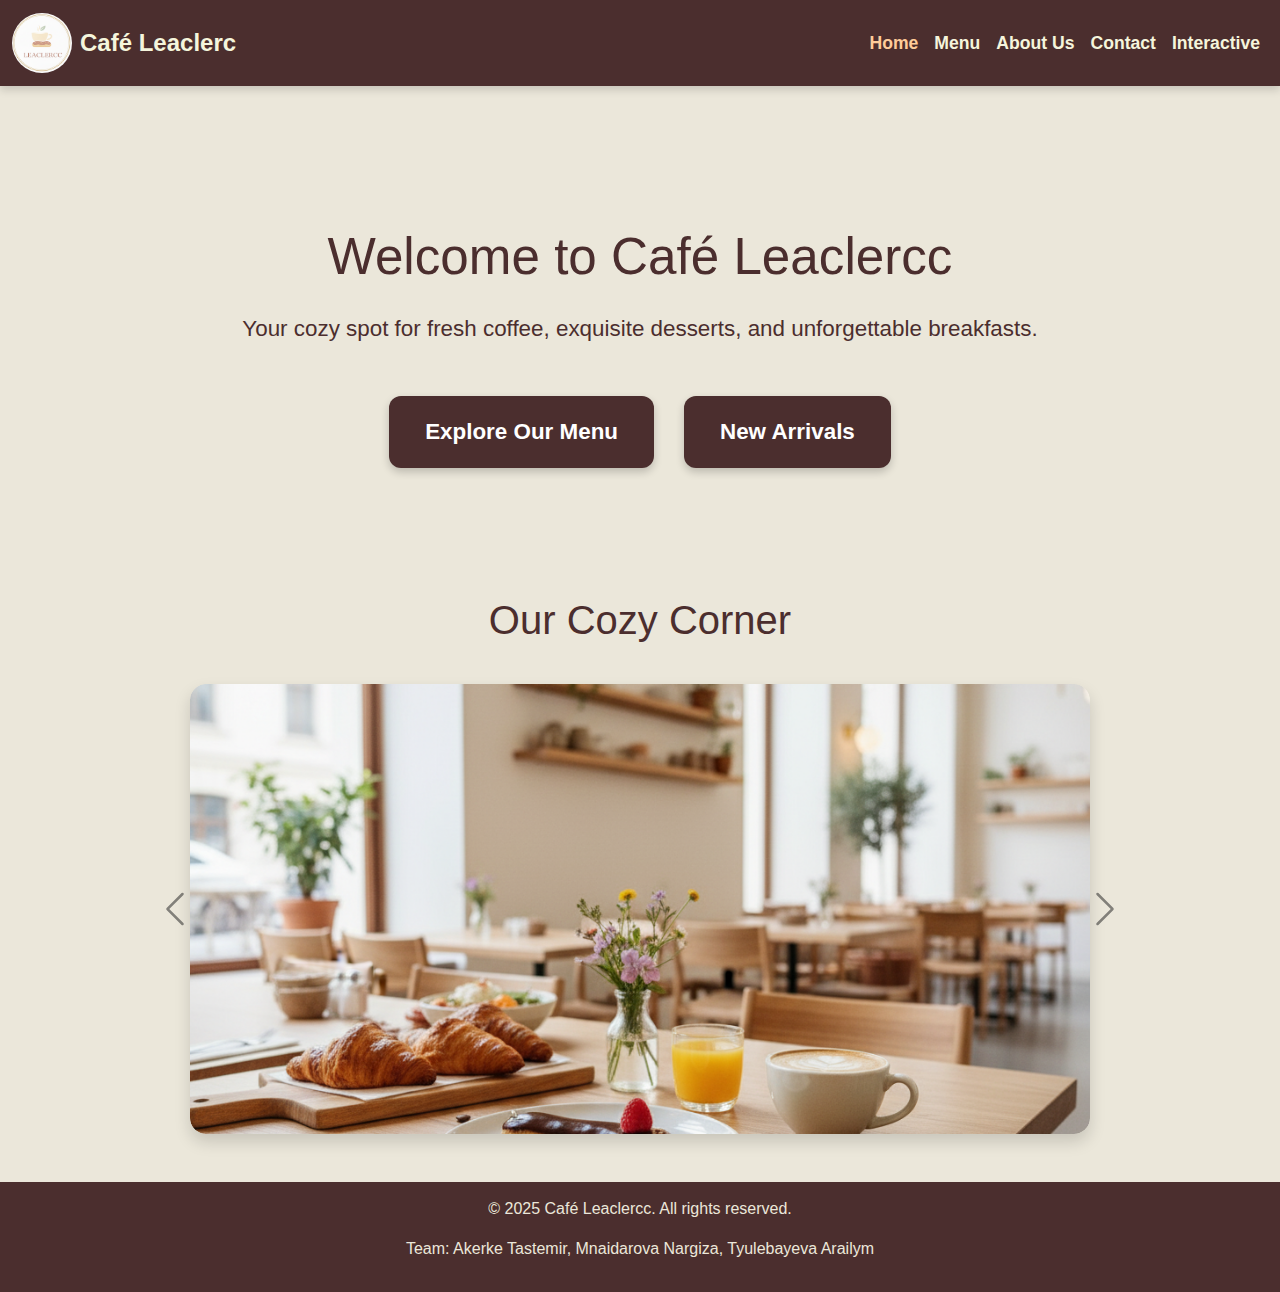
<file: index.html>
<!DOCTYPE html>
<html lang="en">
    <head>
        <meta charset="UTF-8">
        <meta name="viewport" content="width=device-width, initial-scale=1.0">
        <title>Café Leaclerc</title>
        <link href="https://cdn.jsdelivr.net/npm/bootstrap@5.3.0/dist/css/bootstrap.min.css" rel="stylesheet">
        <link rel="stylesheet" href="akerke.css">
    </head>
    <body class="index">

        <!-- Header & Navigation -->
        <header>
            <nav class="navbar navbar-expand-lg navbar-dark bg-dark">
                <div class="container-fluid">
                    <a class="navbar-brand d-flex align-items-center" href="index.html">
                        <img src="images/logo.png" alt="Café Leaclerc Logo" width="60" height="60" class="rounded-circle me-2">
                        Café Leaclerc
                    </a>
                    <!-- button for mobile menu -->
                    <button class="navbar-toggler" type="button" data-bs-toggle="collapse" data-bs-target="#navbarNav">
                        <span class="navbar-toggler-icon"></span>
                    </button>

                    <!-- Menu -->
                    <div class="collapse navbar-collapse" id="navbarNav">
                        <ul class="navbar-nav ms-auto">
                            <li class="nav-item"><a class="nav-link active" href="index.html">Home</a></li>
                            <li class="nav-item"><a class="nav-link" href="menu.html">Menu</a></li>
                            <li class="nav-item"><a class="nav-link" href="about.html">About Us</a></li>
                            <li class="nav-item"><a class="nav-link" href="contact.html">Contact</a></li>
                            <li class="nav-item"><a class="nav-link" href="interactive.html">Interactive</a></li>
                        </ul>
                    </div>
                </div>
            </nav>
        </header>

        <!-- Hero Section -->
        <section class="hero">
            <h1>Welcome to Café Leaclercс</h1>
            <p>Your cozy spot for fresh coffee, exquisite desserts, and unforgettable breakfasts.</p>
            <div class="hero-buttons">
                <a href="menu.html" class="btn explore-btn">Explore Our Menu</a>
                <a href="new.html" class="btn new-btn">New Arrivals</a>
            </div>
        </section>

        <!-- Gallery Section (Bootstrap Carousel) -->
        <section class="gallery text-center py-5">
            <h2>Our Cozy Corner</h2>
            <div id="cafeCarousel" class="carousel slide mx-auto" data-bs-ride="carousel" style="max-width: 900px;">
                <div class="carousel-inner rounded-4 shadow">

                    <div class="carousel-item active">
                        <img src="images/cafe1.png" class="d-block w-100 rounded-4" alt="Cafe interior">
                        <div class="carousel-caption d-none d-md-block">
                        <h5>Café Interior</h5>
                        </div>
                    </div>

                    <div class="carousel-item">
                        <img src="images/4.jpg" class="d-block w-100 rounded-4" alt="Table and coffee">
                        <div class="carousel-caption d-none d-md-block">
                        <h5>Table and Coffee</h5>
                        </div>
                    </div>

                    <div class="carousel-item">
                        <img src="images/Off.png" class="d-block w-100 rounded-4" alt="Our Waiters">
                        <div class="carousel-caption d-none d-md-block">
                        <h5>Our Waiters</h5>
                        </div>
                    </div>

                    <div class="carousel-item">
                        <img src="images/D.png" class="d-block w-100 rounded-4" alt="Desserts">
                        <div class="carousel-caption d-none d-md-block">
                        <h5>Sweet Treats</h5>
                        </div>
                    </div>

                    <div class="carousel-item">
                        <img src="images/P.png" class="d-block w-100 rounded-4" alt="Our Chefs">
                        <div class="carousel-caption d-none d-md-block">
                        <h5>Our Chefs</h5>
                        </div>
                    </div>

                    <div class="carousel-item">
                        <img src="images/F.png" class="d-block w-100 rounded-4" alt="Friendly Vibes">
                        <div class="carousel-caption d-none d-md-block">
                        <h5>Friendly Vibes</h5>
                        </div>
                    </div>

                    <div class="carousel-item">
                        <img src="images/B.png" class="d-block w-100 rounded-4" alt="Our Barista">
                        <div class="carousel-caption d-none d-md-block">
                        <h5>Our Barista</h5>
                        </div>
                    </div>

                    <div class="carousel-item">
                        <img src="images/View.png" class="d-block w-100 rounded-4" alt="Street View">
                        <div class="carousel-caption d-none d-md-block">
                        <h5>Street View</h5>
                        </div>
                    </div>

                    <div class="carousel-item">
                        <img src="images/Chair.png" class="d-block w-100 rounded-4" alt="Cozy Chairs">
                        <div class="carousel-caption d-none d-md-block">
                        <h5>Comfort Corner</h5>
                        </div>
                    </div>
                </div>

            <!-- Controls -->
            <button class="carousel-control-prev" type="button" data-bs-target="#cafeCarousel" data-bs-slide="prev">
                <span class="carousel-control-prev-icon"></span>
            </button>
            <button class="carousel-control-next" type="button" data-bs-target="#cafeCarousel" data-bs-slide="next">
                <span class="carousel-control-next-icon"></span>
            </button>
            </div>
        </section>

        <!-- Footer -->
        <footer>
            <p>© 2025 Café Leaclerсc. All rights reserved.</p>
            <p>Team: Akerke Tastemir, Mnaidarova Nargiza, Tyulebayeva Arailym</p>
        </footer>
        <!-- Bootstrap JS -->
        <script src="https://cdn.jsdelivr.net/npm/bootstrap@5.3.0/dist/js/bootstrap.bundle.min.js"></script>
    </body>
</html>
</file>
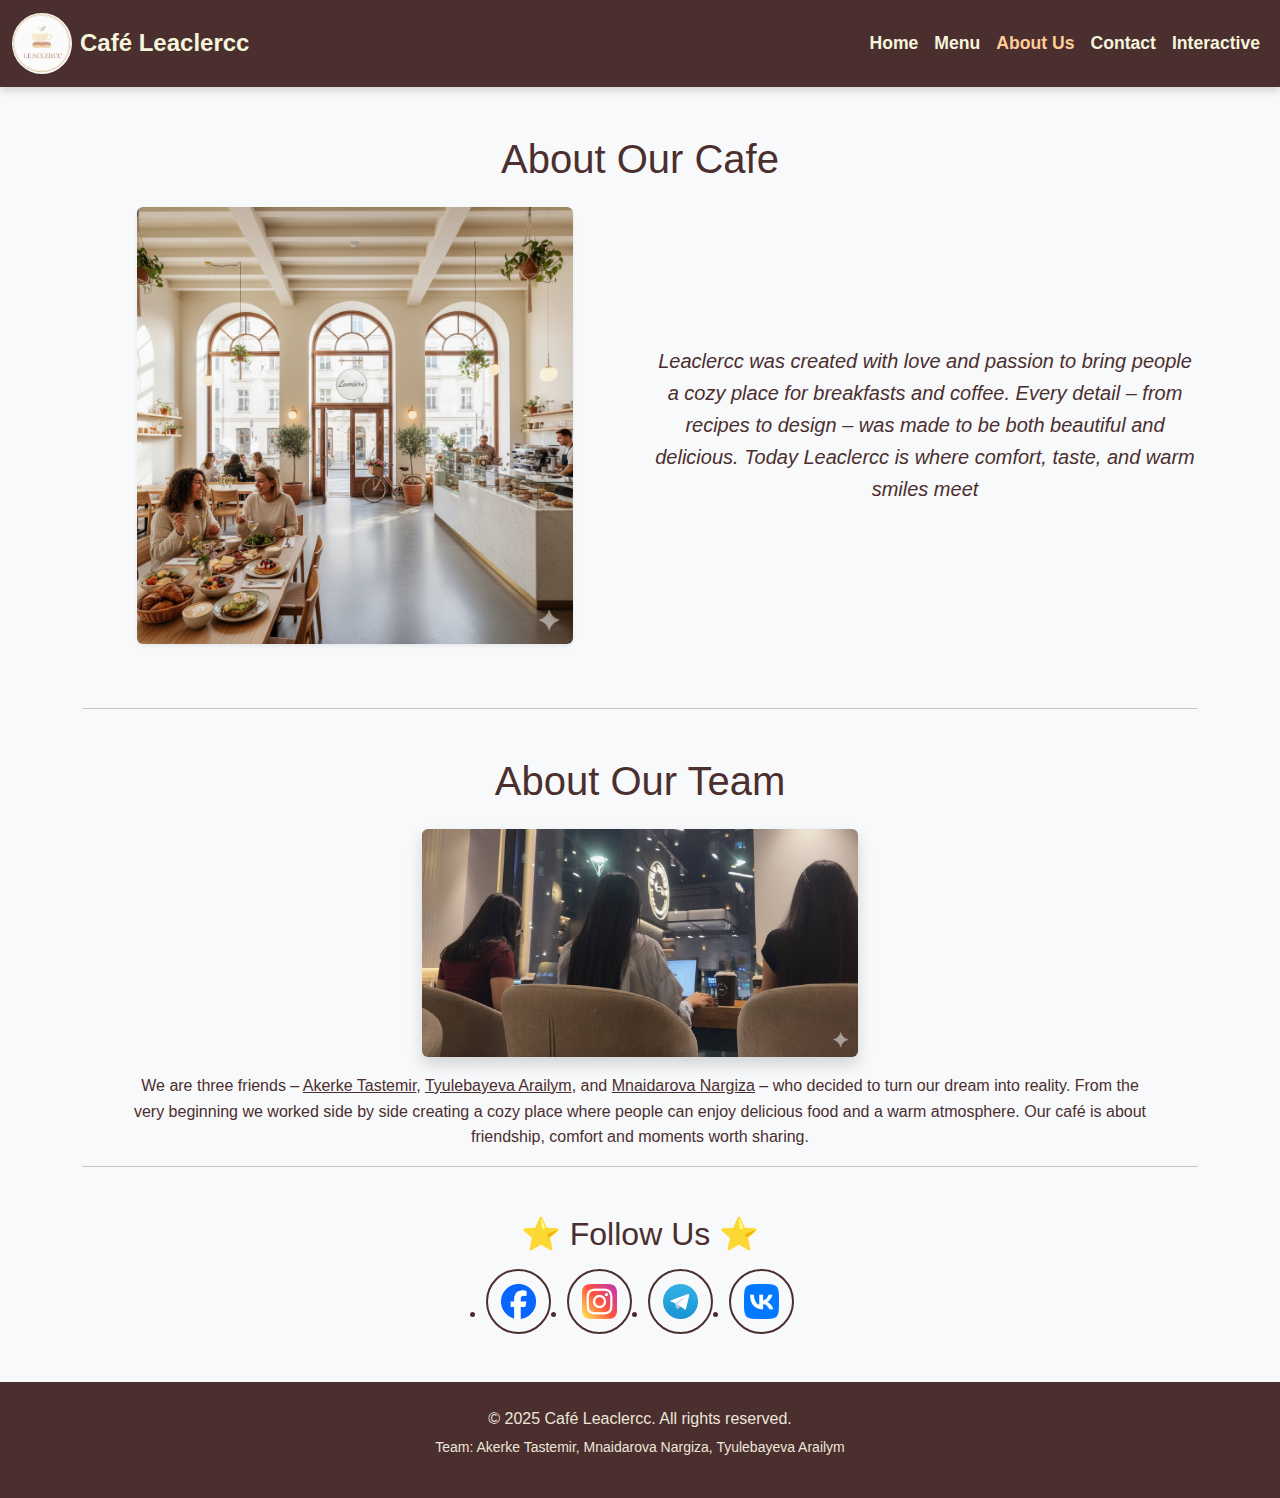
<file: about.html>
<!DOCTYPE html>
<html lang="en">

<head>
  <meta charset="UTF-8" />
  <meta name="viewport" content="width=device-width, initial-scale=1.0" />
  <title>Contact – Café Leaclercc</title>

  <link
    href="https://cdn.jsdelivr.net/npm/bootstrap@5.3.3/dist/css/bootstrap.min.css"
    rel="stylesheet"
  />

  <link rel="stylesheet" href="arai.css" />
</head>


<body class="about bg-light">
    <header>
        <nav class="navbar navbar-expand-lg" style="background-color:#4b2e2e;">
            <div class="container-fluid"> <a class="navbar-brand text-light fw-bold d-flex align-items-center"
                    href="index.html"> <img src="images/logo.png" alt="Café Leaclercc Logo" width="60"
                        class="me-2 rounded-circle" /> Café Leaclercc </a> <button class="navbar-toggler bg-light"
                    type="button" data-bs-toggle="collapse" data-bs-target="#navbarNav"> <span
                        class="navbar-toggler-icon"></span> </button>
                <div class="collapse navbar-collapse justify-content-end" id="navbarNav">
                    <ul class="navbar-nav">
                        <li class="nav-item"><a class="nav-link text-light" href="index.html">Home</a></li>
                        <li class="nav-item"><a class="nav-link text-light" href="menu.html">Menu</a></li>
                        <li class="nav-item"><a class="nav-link active text-warning" href="about.html">About Us</a></li>
                        <li class="nav-item"><a class="nav-link text-light" href="contact.html">Contact</a></li>
                        <li class="nav-item"><a class="nav-link text-light" href="interactive.html">Interactive</a></li>
                    </ul>
                </div>
            </div>
        </nav>
    </header>
    <main class="container my-5">
        <section class="about-section text-center mb-5">
            <h1 class="mb-4">About Our Cafe</h1>
            <div class="row align-items-center">
                <div class="col-lg-6 col-md-12 mb-3"> <img src="images/aboutimg.png" alt="Our Team"
                        class="img-fluid rounded shadow-sm" /> </div>
                <div class="col-lg-6 col-md-12">
                    <p class="lead fst-italic"> Leaclercc was created with love and passion to bring people a cozy place
                        for breakfasts and coffee. Every detail – from recipes to design – was made to be both beautiful
                        and delicious. Today Leaclercc is where comfort, taste, and warm smiles meet </p>
                </div>
            </div>
        </section>
        <hr />
        <section class="team-section text-center mt-5">
            <h1 class="mb-4">About Our Team</h1>
            <div class="row justify-content-center">
                <div class="col-lg-6 col-md-8"> <img src="images/uss.jpg" alt="Girls Team"
                        class="img-fluid rounded shadow mb-3" /> </div>
            </div>
            <p class="px-lg-5"> We are three friends – <u>Akerke Tastemir</u>, <u>Tyulebayeva Arailym</u>, and
                <u>Mnaidarova Nargiza</u> – who decided to turn our dream into reality. From the very beginning we
                worked side by side creating a cozy place where people can enjoy delicious food and a warm atmosphere.
                Our café is about friendship, comfort and moments worth sharing. </p>
        </section>
        <hr />
        <section class="social-links text-center mt-5">
            <h2 class="mb-3">&#11088; Follow Us &#11088;</h2>
            <ul class="social d-flex justify-content-center gap-3 flex-wrap p-0 m-0">
                <li class="as1"> <a href="https://facebook.com/" target="_blank"> <img src="images/fac.png" width="40"
                            alt="Facebook" /> </a> </li>
                <li class="as2"> <a href="https://instagram.com/" target="_blank"> <img src="images/ins.png" width="40"
                            alt="Instagram" /> </a> </li>
                <li class="as3"> <a href="https://web.telegram.org/a/" target="_blank"> <img src="images/teleg.png"
                            width="40" alt="Telegram" /> </a> </li>
                <li class="as4"> <a href="https://vk.com/" target="_blank"> <img src="images/vk1.png" width="40"
                            alt="VK" /> </a> </li>
            </ul>
        </section>
    </main>
    <footer class="text-center mt-5 py-4" style="background-color:#4b2e2e; color:#EBE7DA;">
        <p class="mb-1">© 2025 Café Leaclercc. All rights reserved.</p>
        <p class="small">Team: Akerke Tastemir, Mnaidarova Nargiza, Tyulebayeva Arailym</p>
    </footer>
    <script src="https://cdn.jsdelivr.net/npm/bootstrap@5.3.3/dist/js/bootstrap.bundle.min.js"></script>
</body>

</html>
</file>
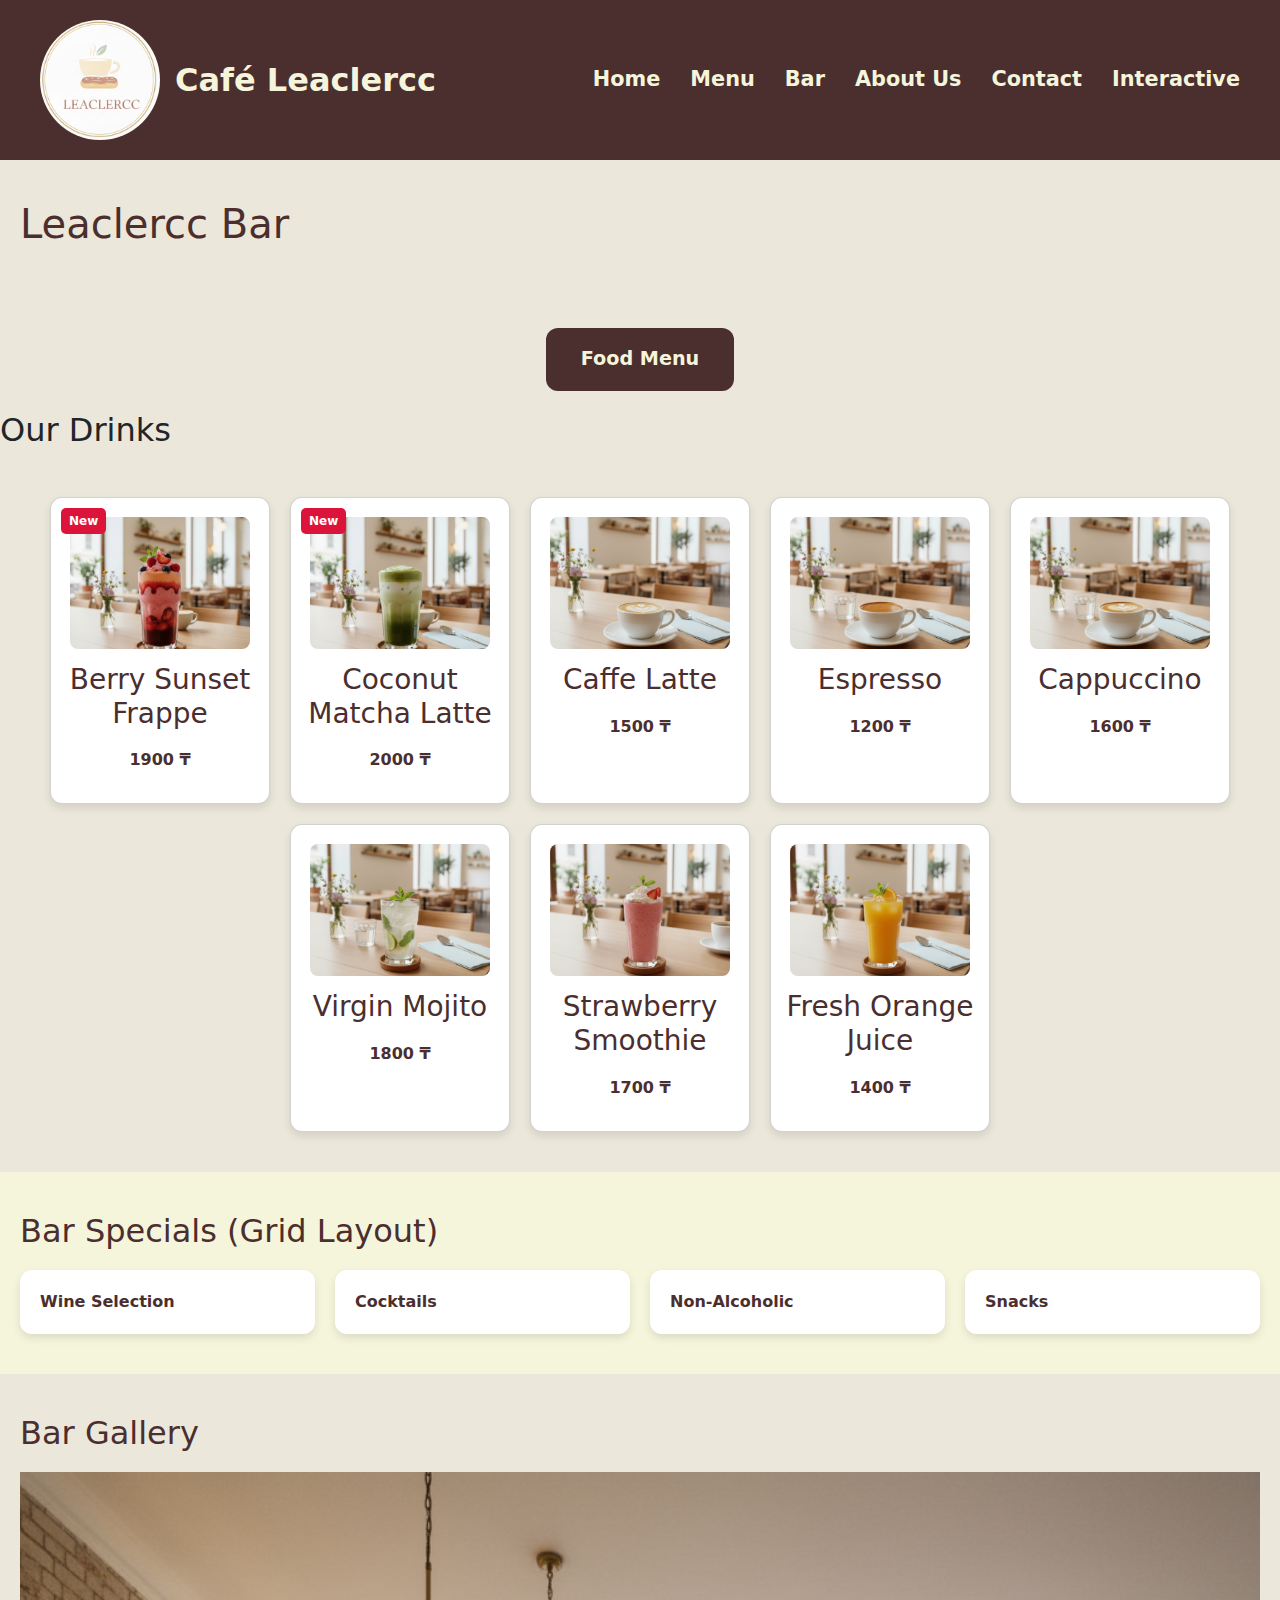
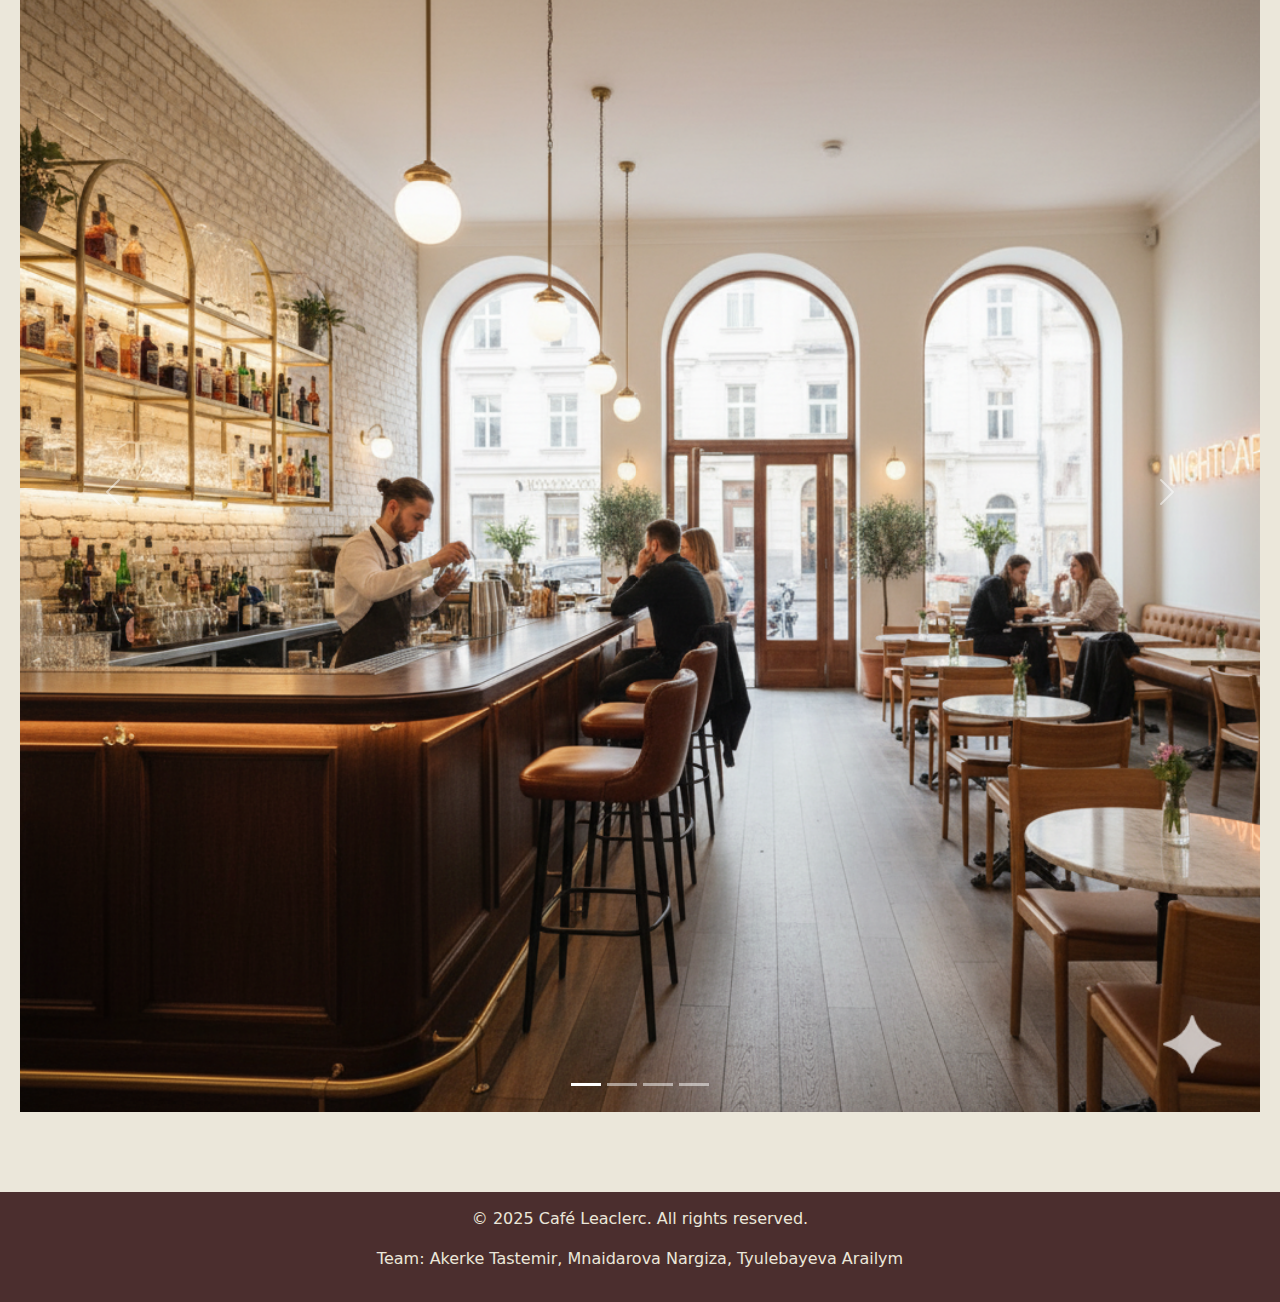
<file: bar.html>
<!DOCTYPE html>
<html lang="en">
<head>
  <meta charset="UTF-8">
  <title>Bar Menu</title>
  <link rel="stylesheet" href="style.css">
    <!-- Bootstrap CSS -->
    <link href="https://cdn.jsdelivr.net/npm/bootstrap@5.3.3/dist/css/bootstrap.min.css" rel="stylesheet">
    <!-- Bootstrap JS -->
    <script src="https://cdn.jsdelivr.net/npm/bootstrap@5.3.3/dist/js/bootstrap.bundle.min.js"></script>

</head>
<body class="bar">

<header>
  <nav>
    <div class="logo">
      <img src="images/logo.png" alt="Café Leaclerc Logo">
      <span>Café Leaclercс</span>
    </div>
    <ul>
      <li><a href="index.html">Home</a></li>
      <li><a href="menu.html">Menu</a></li>
      <li><a href="bar.html">Bar</a></li>
      <li><a href="about.html">About Us</a></li>
      <li><a href="contact.html">Contact</a></li>
      <li><a href="interactive.html">Interactive</a></li>

    </ul>
  </nav>
</header>

<section class="bar-section">
  <h1>Leaclercс Bar</h1>
</section>

<nav class="submenu">
  <a href="menu.html">Food Menu</a>
</nav>

<div class="section" id="drinks">
  <h2>Our Drinks</h2>
  <div class="cards">
    <div class="card">
      <span class="new-label">New</span>
      <img src="images/berryfrappe.jpg" alt="Berry Sunset Frappe">
      <h3>Berry Sunset Frappe</h3>
      <p class="price">1900 ₸</p>
    </div>
    <div class="card">
      <span class="new-label">New</span>
      <img src="images/matchalatte.jpg" alt="Coconut Matcha Latte">
      <h3>Coconut Matcha Latte</h3>
      <p class="price">2000 ₸</p>
    </div>
    <div class="card">
      <img src="images/latte.jpg" alt="Caffe Latte">
      <h3>Caffe Latte</h3>
      <p class="price">1500 ₸</p>
    </div>
    <div class="card">
      <img src="images/espresso.jpg" alt="Espresso">
      <h3>Espresso</h3>
      <p class="price">1200 ₸</p>
    </div>
    <div class="card">
      <img src="images/cappuccino.jpg" alt="Cappuccino">
      <h3>Cappuccino</h3>
      <p class="price">1600 ₸</p>
    </div>
    <div class="card">
      <img src="images/mojito.jpg" alt="Virgin Mojito">
      <h3>Virgin Mojito</h3>
      <p class="price">1800 ₸</p>
    </div>
    <div class="card">
      <img src="images/strawberrysmoothie.jpg" alt="Strawberry Smoothie">
      <h3>Strawberry Smoothie</h3>
      <p class="price">1700 ₸</p>
    </div>
    <div class="card">
      <img src="images/orangejuice.jpg" alt="Fresh Orange Juice">
      <h3>Fresh Orange Juice</h3>
      <p class="price">1400 ₸</p>
    </div>
  </div>
</div>

<!-- Task 3: Grid Layout -->
<section class="grid-layout">
  <h2>Bar Specials (Grid Layout)</h2>
  <div class="grid-container">
    <div class="grid-item">Wine Selection</div>
    <div class="grid-item">Cocktails</div>
    <div class="grid-item">Non-Alcoholic</div>
    <div class="grid-item">Snacks</div>
  </div>
</section>

<!-- Task 4: Gallery -->
<section class="gallery">
  <h2>Bar Gallery</h2>

  <div id="barCarousel" class="carousel slide" data-bs-ride="carousel">
    <div class="carousel-indicators">
      <button type="button" data-bs-target="#barCarousel" data-bs-slide-to="0" class="active"></button>
      <button type="button" data-bs-target="#barCarousel" data-bs-slide-to="1"></button>
      <button type="button" data-bs-target="#barCarousel" data-bs-slide-to="2"></button>
      <button type="button" data-bs-target="#barCarousel" data-bs-slide-to="3"></button>
    </div>

    <div class="carousel-inner">
      <div class="carousel-item active">
        <img src="images/gallery1.jpg" class="d-block w-100" alt="Bar Interior">
      </div>
      <div class="carousel-item">
        <img src="images/gallery2.jpg" class="d-block w-100" alt="Cocktail">
      </div>
      <div class="carousel-item">
        <img src="images/gallery3.jpg" class="d-block w-100" alt="Barista at Work">
      </div>
      <div class="carousel-item">
        <img src="images/gallery4.jpg" class="d-block w-100" alt="Evening Vibes">
      </div>
    </div>

    <button class="carousel-control-prev" type="button" data-bs-target="#barCarousel" data-bs-slide="prev">
      <span class="carousel-control-prev-icon"></span>
    </button>
    <button class="carousel-control-next" type="button" data-bs-target="#barCarousel" data-bs-slide="next">
      <span class="carousel-control-next-icon"></span>
    </button>
  </div>
</section>


<footer>
  <p>© 2025 Café Leaclerc. All rights reserved.</p>
  <p>Team: Akerke Tastemir, Mnaidarova Nargiza, Tyulebayeva Arailym</p>
</footer>

</body>
</html>
</file>
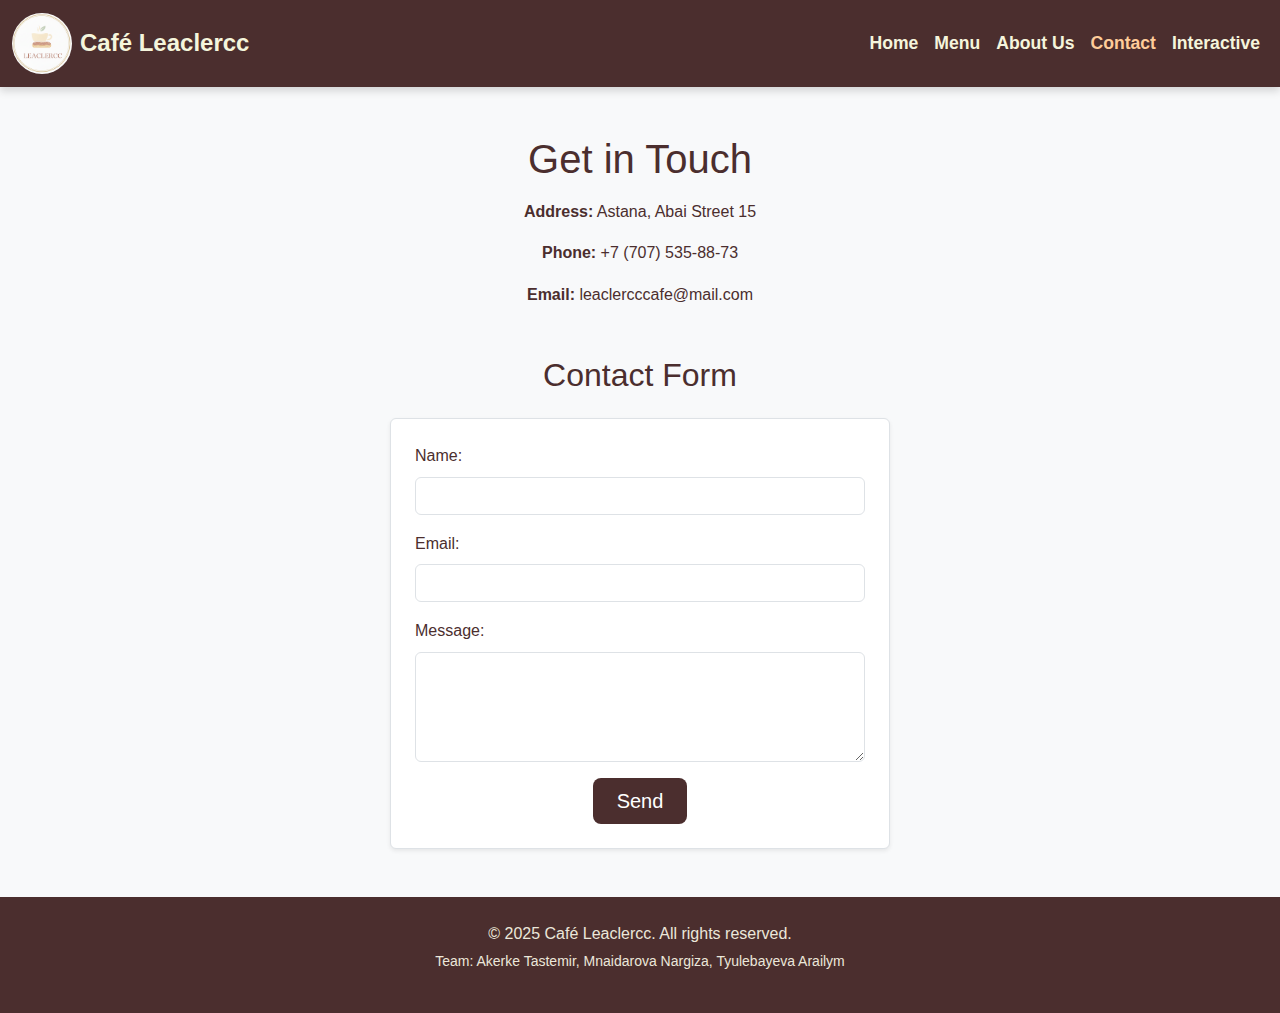
<file: contact.html>
<!DOCTYPE html>
<html lang="en">

<head>
  <meta charset="UTF-8" />
  <meta name="viewport" content="width=device-width, initial-scale=1.0" />
  <title>Contact – Café Leaclercc</title>
  <link
    href="https://cdn.jsdelivr.net/npm/bootstrap@5.3.3/dist/css/bootstrap.min.css"
    rel="stylesheet"
  />

  <link rel="stylesheet" href="arai.css" />
</head>


<body class="contact bg-light">
    <header>
        <nav class="navbar navbar-expand-lg" style="background-color:#4b2e2e;">
            <div class="container-fluid"> <a class="navbar-brand text-light fw-bold d-flex align-items-center"
                    href="index.html"> <img src="images/logo.png" alt="Café Leaclercc Logo" width="60"
                        class="me-2 rounded-circle" /> Café Leaclercc </a> <button class="navbar-toggler bg-light"
                    type="button" data-bs-toggle="collapse" data-bs-target="#nav"> <span
                        class="navbar-toggler-icon"></span> </button>
                <div class="collapse navbar-collapse justify-content-end" id="nav">
                    <ul class="navbar-nav">
                        <li class="nav-item"><a class="nav-link text-light" href="index.html">Home</a></li>
                        <li class="nav-item"><a class="nav-link text-light" href="menu.html">Menu</a></li>
                        <li class="nav-item"><a class="nav-link text-light" href="about.html">About Us</a></li>
                        <li class="nav-item"><a class="nav-link active text-warning" href="contact.html">Contact</a>
                        <li class="nav-item"><a class="nav-link text-light" href="interactive.html">Interactive</a></li>
                        </li>
                    </ul>
                </div>
            </div>
        </nav>
    </header>
    <main class="container my-5">
        <section class="contacts text-center mb-5">
            <h1 class="mb-3">Get in Touch</h1>
            <p><strong>Address:</strong> Astana, Abai Street 15</p>
            <p><strong>Phone:</strong> +7 (707) 535-88-73</p>
            <p><strong>Email:</strong> leaclercccafe@mail.com</p>
        </section>
        <section class="form-section">
            <h2 class="text-center mb-4">Contact Form</h2>
            <form class="mx-auto p-4 border rounded shadow-sm bg-white" style="max-width:500px;">
                <div class="mb-3"> <label for="name" class="form-label">Name:</label> <input type="text" id="name"
                        name="name" class="form-control" required /> </div>
                <div class="mb-3"> <label for="email" class="form-label">Email:</label> <input type="email" id="email"
                        name="email" class="form-control" required /> </div>
                <div class="mb-3"> <label for="message" class="form-label">Message:</label> <textarea id="message"
                        name="message" rows="4" class="form-control" required></textarea> </div>
                <div class="text-center"> <button type="submit" class="btn btn-primary btn-lg px-4">Send</button> </div>
            </form>
        </section>
    </main>
    <footer class="text-center mt-5 py-4" style="background-color:#4b2e2e; color:#EBE7DA;">
        <p class="mb-1">© 2025 Café Leaclercc. All rights reserved.</p>
        <p class="small">Team: Akerke Tastemir, Mnaidarova Nargiza, Tyulebayeva Arailym</p>
    </footer>
    <script src="https://cdn.jsdelivr.net/npm/bootstrap@5.3.3/dist/js/bootstrap.bundle.min.js"></script>
</body>

</html>
</file>
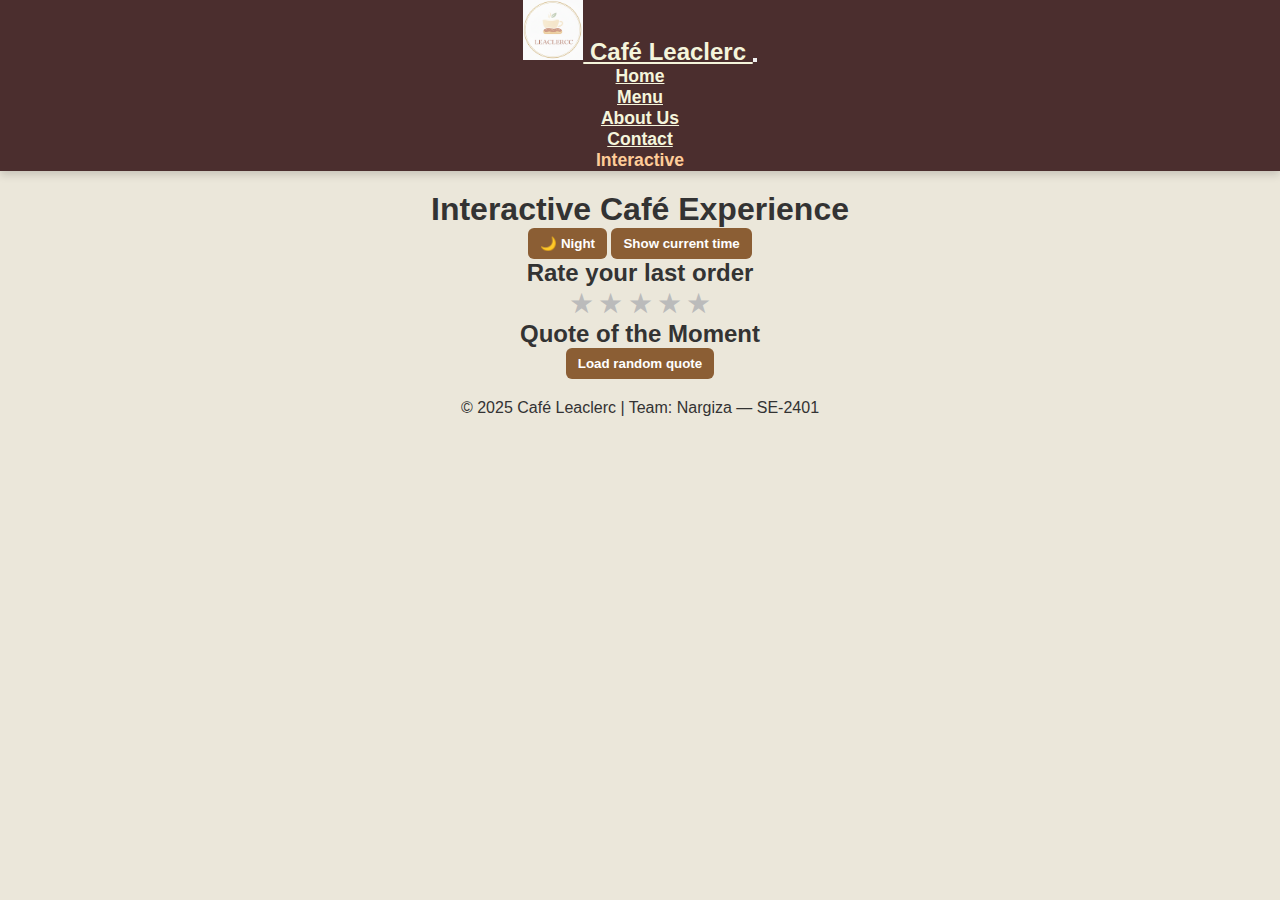
<file: interactive.html>
<!DOCTYPE html>
<html lang="en">
<head>
  <meta charset="UTF-8" />
  <meta name="viewport" content="width=device-width, initial-scale=1.0" />
  <title>NAR_GIZA — Interactive</title>


  <link rel="stylesheet" href="style.css" />
  <link rel="stylesheet" href="akerke.css" />
  <link rel="stylesheet" href="interactive.css" />
</head>
<body>

  <!-- ===== NAVIGATION ===== -->
    <header>
        <nav class="navbar navbar-expand-lg navbar-dark bg-dark">
            <div class="container-fluid">
                <a class="navbar-brand d-flex align-items-center" href="index.html">
                    <img src="images/logo.png" alt="Café Leaclerc Logo" width="60" height="60" class="rounded-circle me-2">
                    Café Leaclerc
                </a>
                <!-- button for mobile menu -->
                <button class="navbar-toggler" type="button" data-bs-toggle="collapse" data-bs-target="#navbarNav">
                    <span class="navbar-toggler-icon"></span>
                </button>

                <!-- Menu -->
                <div class="collapse navbar-collapse" id="navbarNav">
                    <ul class="navbar-nav ms-auto">
                        <li class="nav-item"><a class="nav-link" href="index.html">Home</a></li>
                        <li class="nav-item"><a class="nav-link" href="menu.html">Menu</a></li>
                        <li class="nav-item"><a class="nav-link" href="about.html">About Us</a></li>
                        <li class="nav-item"><a class="nav-link" href="contact.html">Contact</a></li>
                        <li class="nav-item"><a class="nav-link active" href="interactive.html">Interactive</a></li>
                    </ul>
                </div>
            </div>
        </nav>
    </header>

  <!-- ===== MAIN CONTENT ===== -->
  <main class="container">
    <h1 class="page-title">Interactive Café Experience</h1>

    <div class="interactive-section">
      <div class="buttons">
        <button id="themeToggle" class="btn">🌙 Night</button>
        <button id="timeBtn" class="btn">Show current time</button>
        <span id="timeDisplay" class="mono"></span>
      </div>

      <div class="rating">
        <h2>Rate your last order</h2>
        <span class="star" data-value="1">★</span>
        <span class="star" data-value="2">★</span>
        <span class="star" data-value="3">★</span>
        <span class="star" data-value="4">★</span>
        <span class="star" data-value="5">★</span>
        <span id="ratingValue" class="mono"></span>
      </div>

      <div class="quotes">
        <h2>Quote of the Moment</h2>
        <button id="loadMoreBtn" class="btn">Load random quote</button>
        <div id="feed" class="feed"></div>
      </div>
    </div>
  </main>

  <!-- ===== FOOTER ===== -->
  <footer class="footer">
    <p>© 2025 Café Leaclerc | Team: Nargiza — SE-2401</p>
  </footer>

  <script src="interactive.js"></script>
</body>
</html>
</file>
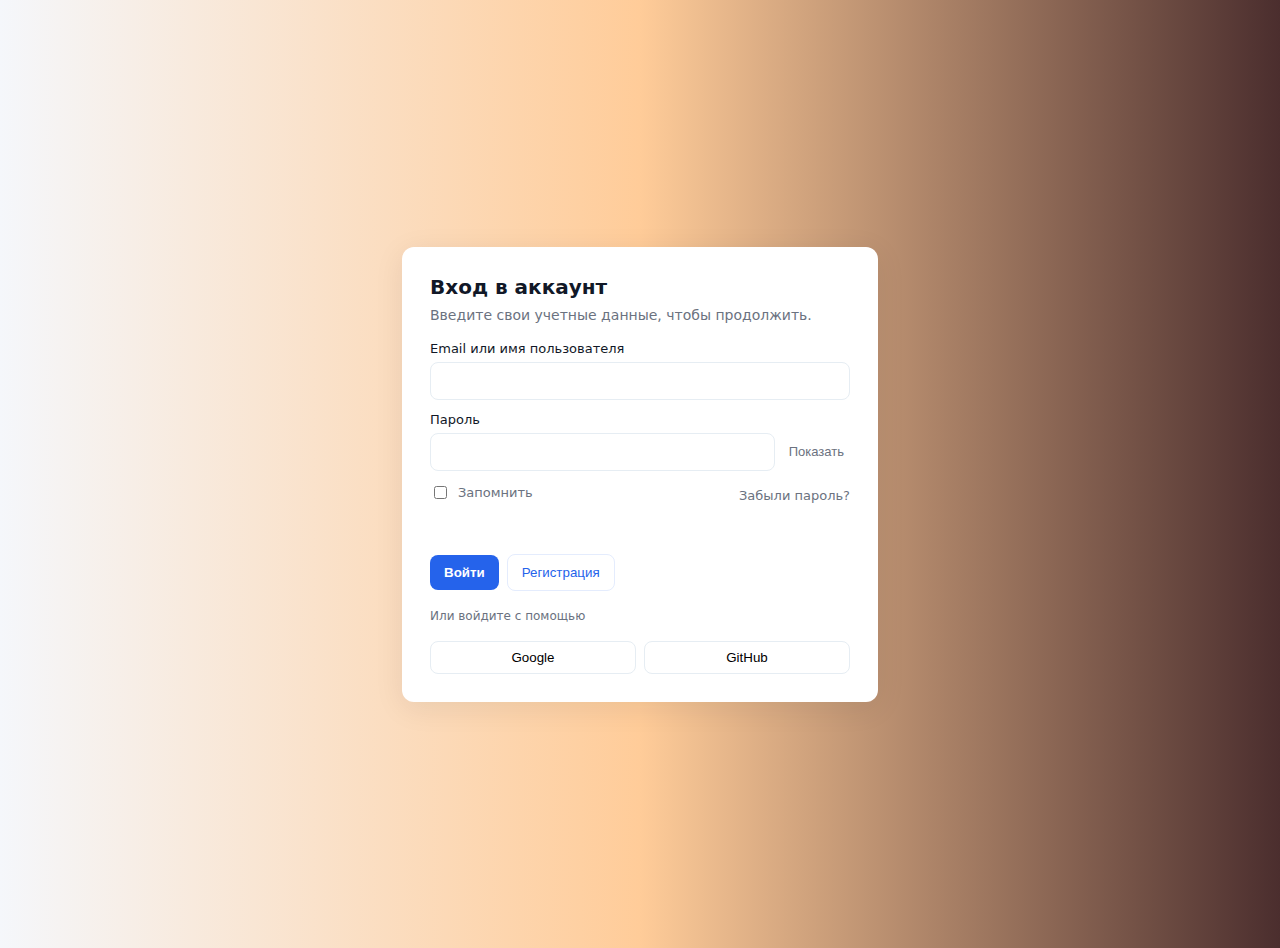
<file: login_page.html>
<!doctype html>
<html lang="ru">
<head>
  <meta charset="utf-8" />
  <meta name="viewport" content="width=device-width,initial-scale=1" />
  <title>Вход — Narrr</title>
    <link rel="stylesheet" href="login.css">
</head>
<body>
  <main class="card" role="main" aria-labelledby="login-title">
    <h1 id="login-title">Вход в аккаунт</h1>
    <p class="lead">Введите свои учетные данные, чтобы продолжить.</p>

    <form id="loginForm" novalidate>
      <div>
        <label for="identifier">Email или имя пользователя</label>
        <input id="identifier" name="identifier" type="text" autocomplete="username email" required aria-required="true" />
      </div>

      <div>
        <label for="password">Пароль</label>
        <div style="display:flex;gap:8px;align-items:center">
          <input id="password" name="password" type="password" autocomplete="current-password" required aria-required="true" />
          <button type="button" class="show-pass" id="togglePassword" aria-pressed="false" aria-label="Показать пароль">Показать</button>
        </div>
      </div>

      <div class="row">
        <label class="checkbox"><input id="remember" name="remember" type="checkbox" /> Запомнить</label>
        <a class="muted-link" href="#" id="forgotLink">Забыли пароль?</a>
      </div>

      <div class="form-message" id="formMessage" role="alert" aria-live="polite"></div>

      <div class="actions">
        <button type="submit" class="primary" id="submitBtn">Войти</button>
        <button type="button" class="secondary" id="registerBtn">Регистрация</button>
      </div>

      <div class="helper">Или войдите с помощью</div>
      <div class="social">
        <button type="button" id="googleBtn">Google</button>
        <button type="button" id="githubBtn">GitHub</button>
      </div>
    </form>
  </main>
<script src="login.js"></script>
</body>
</html>
</file>
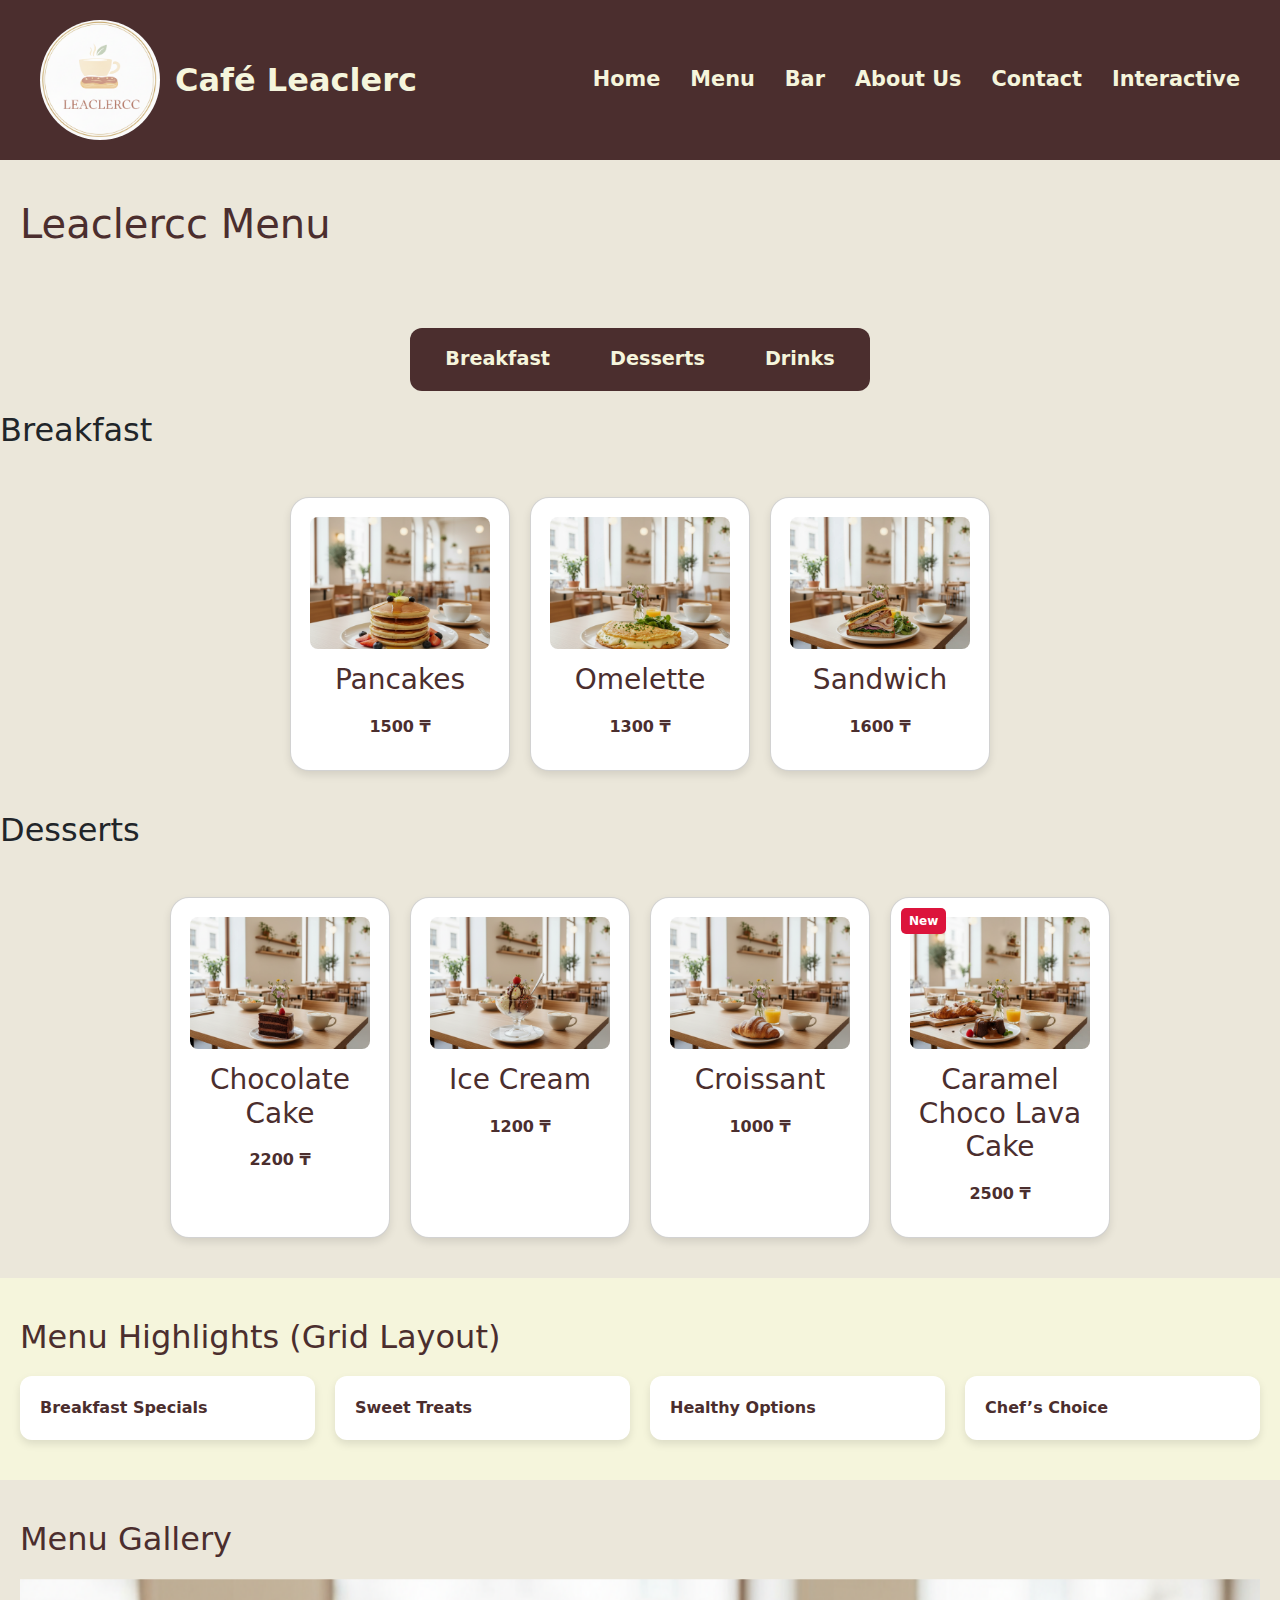
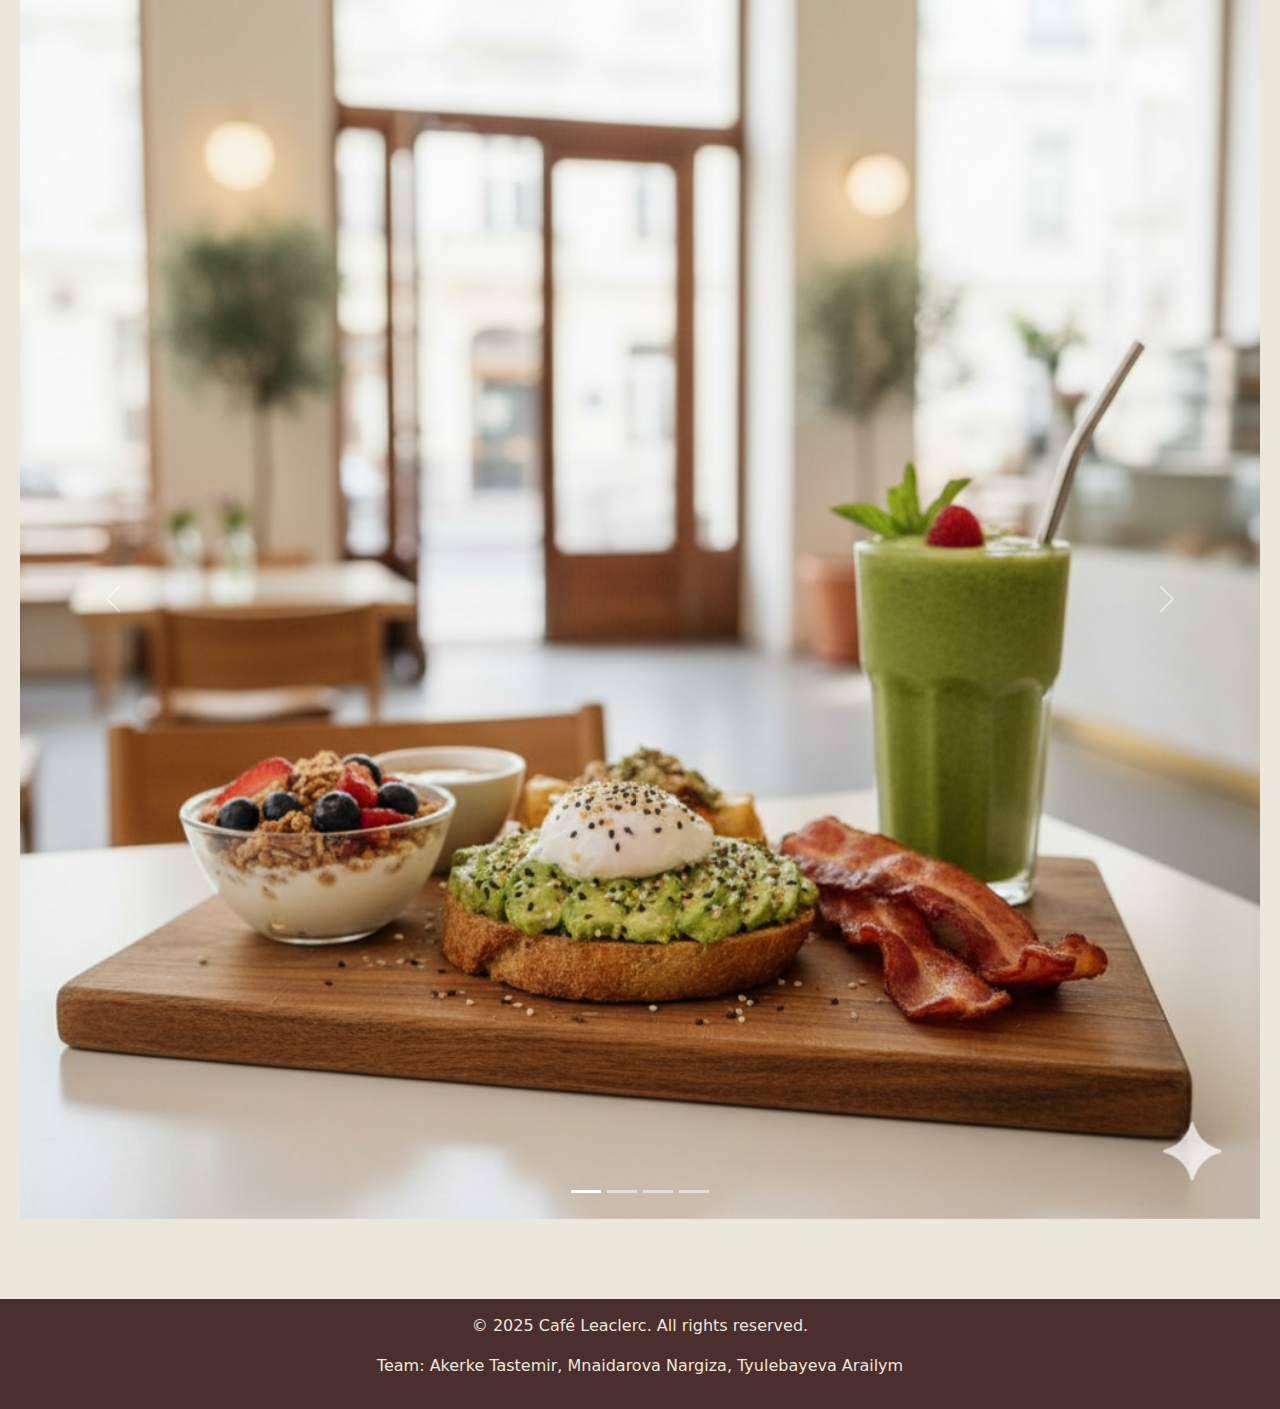
<file: menu.html>
<!DOCTYPE html>
<html lang="en">
<head>
    <meta charset="UTF-8">
    <title>Food Menu</title>
    <link rel="stylesheet" href="style.css">
    <!-- Bootstrap CSS -->
    <link href="https://cdn.jsdelivr.net/npm/bootstrap@5.3.3/dist/css/bootstrap.min.css" rel="stylesheet">
    <!-- Bootstrap JS -->
    <script src="https://cdn.jsdelivr.net/npm/bootstrap@5.3.3/dist/js/bootstrap.bundle.min.js"></script>

</head>
<body class="menu">

<header>
    <nav>
        <div class="logo">
            <img src="images/logo.png" alt="Café Leaclerc Logo">
            <span>Café Leaclerc</span>
        </div>
        <ul>
            <li><a href="index.html">Home</a></li>
            <li><a href="menu.html">Menu</a></li>
            <li><a href="bar.html">Bar</a></li>
            <li><a href="about.html">About Us</a></li>
            <li><a href="contact.html">Contact</a></li>
            <li><a href="interactive.html">Interactive</a></li>
        </ul>
    </nav>
</header>

<section class="menu-section">
    <h1>Leaclercс Menu</h1>
</section>

<nav class="submenu">
    <a href="#breakfast">Breakfast</a>
    <a href="#desserts">Desserts</a>
    <a href="bar.html">Drinks</a>
</nav>

<div class="section" id="breakfast">
    <h2>Breakfast</h2>
    <div class="cards">
        <div class="card">
            <img src="images/pancakes.jpg" alt="Pancakes">
            <h3>Pancakes</h3>
            <p class="price">1500 ₸</p>
        </div>
        <div class="card">
            <img src="images/omelette.jpg" alt="Omelette">
            <h3>Omelette</h3>
            <p class="price">1300 ₸</p>
        </div>
        <div class="card">
            <img src="images/sandwich.jpg" alt="Sandwich">
            <h3>Sandwich</h3>
            <p class="price">1600 ₸</p>
        </div>
    </div>
</div>

<div class="section" id="desserts">
    <h2>Desserts</h2>
    <div class="cards">
        <div class="card">
            <img src="images/chocolatecake.jpg" alt="Chocolate Cake">
            <h3>Chocolate Cake</h3>
            <p class="price">2200 ₸</p>
        </div>
        <div class="card">
            <img src="images/icecream.jpg" alt="Ice Cream">
            <h3>Ice Cream</h3>
            <p class="price">1200 ₸</p>
        </div>
        <div class="card">
            <img src="images/croissant.jpg" alt="Croissant">
            <h3>Croissant</h3>
            <p class="price">1000 ₸</p>
        </div>
        <div class="card">
            <span class="new-label">New</span>
            <img src="images/lavacake.jpg" alt="Caramel Choco Lava Cake">
            <h3>Caramel Choco Lava Cake</h3>
            <p class="price">2500 ₸</p>
        </div>
    </div>
</div>

<!-- Task 3: Grid Layout -->
<section class="grid-layout">
    <h2>Menu Highlights (Grid Layout)</h2>
    <div class="grid-container">
        <div class="grid-item">Breakfast Specials</div>
        <div class="grid-item">Sweet Treats</div>
        <div class="grid-item">Healthy Options</div>
        <div class="grid-item">Chef’s Choice</div>
    </div>
</section>

<!-- Task 4: Gallery -->
<section class="gallery">
  <h2>Menu Gallery</h2>

  <div id="menuCarousel" class="carousel slide" data-bs-ride="carousel">
    <div class="carousel-indicators">
      <button type="button" data-bs-target="#menuCarousel" data-bs-slide-to="0" class="active"></button>
      <button type="button" data-bs-target="#menuCarousel" data-bs-slide-to="1"></button>
      <button type="button" data-bs-target="#menuCarousel" data-bs-slide-to="2"></button>
      <button type="button" data-bs-target="#menuCarousel" data-bs-slide-to="3"></button>
    </div>

    <div class="carousel-inner">
      <div class="carousel-item active">
        <img src="images/gallery5.jpg" class="d-block w-100" alt="Breakfast Dish">
      </div>
      <div class="carousel-item">
        <img src="images/gallery6.jpg" class="d-block w-100" alt="Dessert Plate">
      </div>
      <div class="carousel-item">
        <img src="images/gallery7.jpg" class="d-block w-100" alt="Healthy Bowl">
      </div>
      <div class="carousel-item">
        <img src="images/gallery8.jpg" class="d-block w-100" alt="Chef Special">
      </div>
    </div>

    <button class="carousel-control-prev" type="button" data-bs-target="#menuCarousel" data-bs-slide="prev">
      <span class="carousel-control-prev-icon"></span>
    </button>
    <button class="carousel-control-next" type="button" data-bs-target="#menuCarousel" data-bs-slide="next">
      <span class="carousel-control-next-icon"></span>
    </button>
  </div>
</section>


<footer>
    <p>© 2025 Café Leaclerc. All rights reserved.</p>
    <p>Team: Akerke Tastemir, Mnaidarova Nargiza, Tyulebayeva Arailym</p>
</footer>

</body>
</html>
</file>
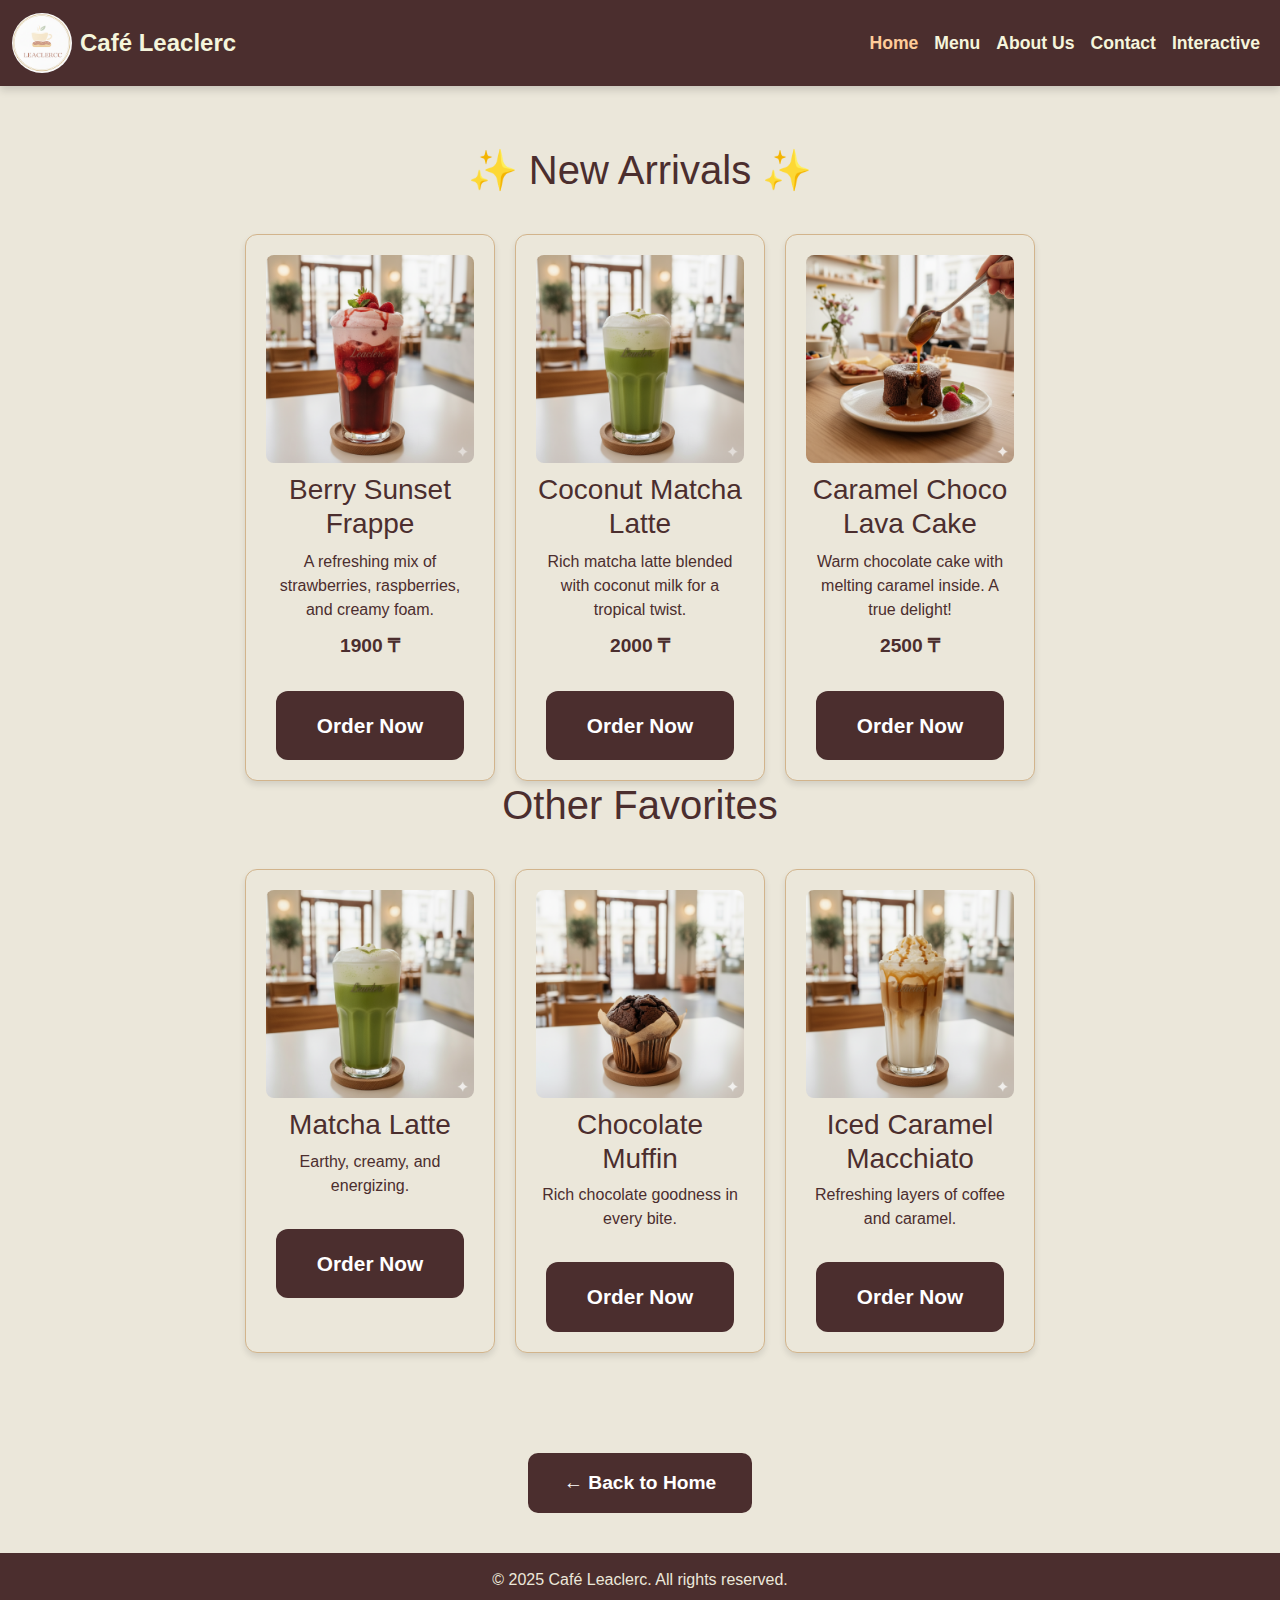
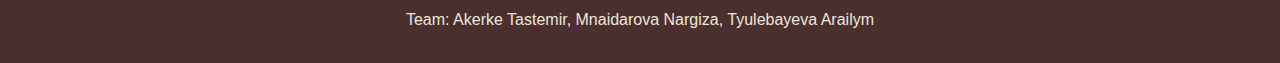
<file: new.html>
<!DOCTYPE html>
<html lang="en">
    <head>
        <meta charset="UTF-8">
        <meta name="viewport" content="width=device-width, initial-scale=1.0">
        <title>New Arrivals - Café Leaclerc</title>
        <link href="https://cdn.jsdelivr.net/npm/bootstrap@5.3.0/dist/css/bootstrap.min.css" rel="stylesheet">
        <link rel="stylesheet" href="akerke.css">
    </head>
    <body class="new">

        <!-- Header & Navigation -->
        <header>
            <nav class="navbar navbar-expand-lg navbar-dark bg-dark">
                <div class="container-fluid">
                    <a class="navbar-brand d-flex align-items-center" href="index.html">
                        <img src="images/logo.png" alt="Café Leaclerc Logo" width="60" height="60" class="rounded-circle me-2">
                        Café Leaclerc
                    </a>
                    <button class="navbar-toggler" type="button" data-bs-toggle="collapse" data-bs-target="#navbarNav">
                        <span class="navbar-toggler-icon"></span>
                    </button>
                    <div class="collapse navbar-collapse" id="navbarNav">
                        <ul class="navbar-nav ms-auto">
                        <li class="nav-item"><a class="nav-link active" href="index.html">Home</a></li>
                        <li class="nav-item"><a class="nav-link" href="menu.html">Menu</a></li>
                        <li class="nav-item"><a class="nav-link" href="about.html">About Us</a></li>
                        <li class="nav-item"><a class="nav-link" href="contact.html">Contact</a></li>
                        <li class="nav-item"><a class="nav-link" href="interactive.html">Interactive</a></li>
                        </ul>
                    </div>
                </div>
            </nav>
        </header>
<!-- New Arrivals Section -->
        <section class="new-arrivals">
            <h2>✨ New Arrivals ✨</h2>
            <div class="items">
                <div class="item">
                    <img src="images/1new.png" alt="Berry Sunset Frappe">
                    <h3>Berry Sunset Frappe</h3>
                    <p class="description">A refreshing mix of strawberries, raspberries, and creamy foam.</p>
                    <p class="price">1900 ₸</p>
                    <a href="menu.html" class="btn order-btn">Order Now</a>
                </div>
                <div class="item">
                    <img src="images/2new.png" alt="Coconut Matcha Latte">
                    <h3>Coconut Matcha Latte</h3>
                    <p class="description">Rich matcha latte blended with coconut milk for a tropical twist.</p>
                    <p class="price">2000 ₸</p>
                    <a href="menu.html" class="btn order-btn">Order Now</a>
                </div>
                <div class="item">
                    <img src="images/3new.png" alt="Caramel Choco Lava Cake">
                    <h3>Caramel Choco Lava Cake</h3>
                    <p class="description">Warm chocolate cake with melting caramel inside. A true delight!</p>
                    <p class="price">2500 ₸</p>
                    <a href="menu.html" class="btn order-btn">Order Now</a>
                </div>
            </div>
            <h2>Other Favorites</h2>
            <div class="items">
                <div class="item">
                    <img src="images/4new.png" alt="Matcha Latte">
                    <h3>Matcha Latte</h3>
                    <p>Earthy, creamy, and energizing.</p>
                    <a href="menu.html" class="btn order-btn">Order Now</a>
                </div>
                <div class="item">
                    <img src="images/5new.png" alt="Chocolate Muffin">
                    <h3>Chocolate Muffin</h3>
                    <p>Rich chocolate goodness in every bite.</p>
                    <a href="menu.html" class="btn order-btn">Order Now</a>
                </div>
                <div class="item">
                    <img src="images/6new.png" alt="Iced Caramel Macchiato">
                    <h3>Iced Caramel Macchiato</h3>
                    <p>Refreshing layers of coffee and caramel.</p>
                    <a href="menu.html" class="btn order-btn">Order Now</a>
                </div>
            </div>
        </section>
        <!-- Back Button -->
        <!-- Back Button (только для new.html) -->
        <div class="new-back">
             <a href="index.html" class="btn new-back-btn">← Back to Home</a>
        </div>
        <!-- Footer -->
        <footer>
            <p>© 2025 Café Leaclerc. All rights reserved.</p>
            <p>Team: Akerke Tastemir, Mnaidarova Nargiza, Tyulebayeva Arailym</p>
        </footer>
        <script src="https://cdn.jsdelivr.net/npm/bootstrap@5.3.0/dist/js/bootstrap.bundle.min.js"></script>
    </body>
</html>
</file>
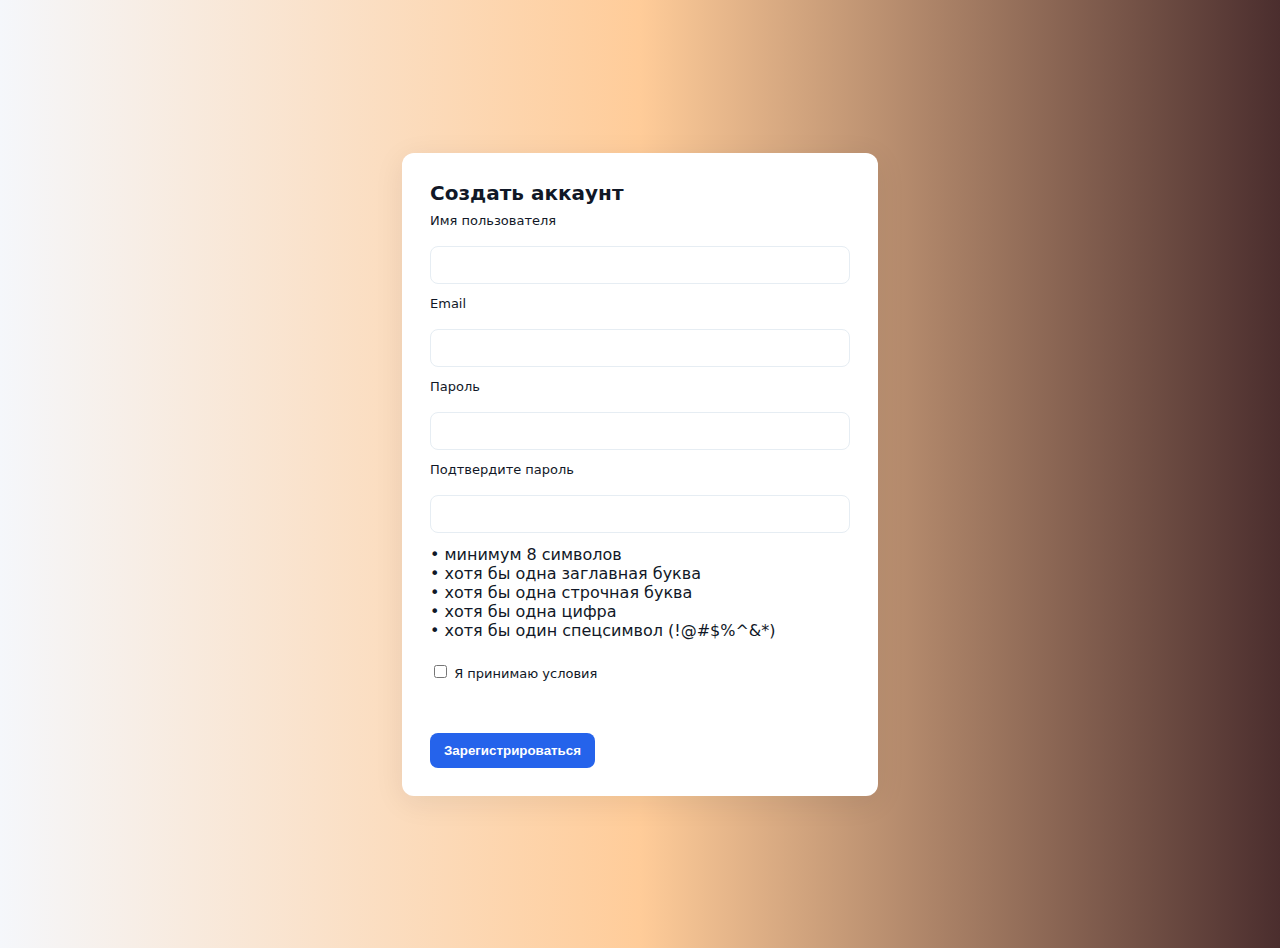
<file: reg_page.html>
<!doctype html>
<html lang="ru">
<head>
  <meta charset="utf-8" />
  <meta name="viewport" content="width=device-width,initial-scale=1" />
  <title>Регистрация — Narrr</title>
    <link rel="stylesheet" href="login.css">
</head>
<body>
  <main class="card" role="main" aria-labelledby="reg-title">
    <h1 id="reg-title">Создать аккаунт</h1>

    <form id="registerForm" novalidate>
      <label for="username">Имя пользователя</label>
      <input id="username" name="username" type="text" required aria-required="true" minlength="3" />

      <label for="email">Email</label>
      <input id="email" name="email" type="email" required aria-required="true" />

      <label for="password">Пароль</label>
      <input id="password" name="password" type="password" required aria-required="true" />

      <label for="confirmPassword">Подтвердите пароль</label>
      <input id="confirmPassword" name="confirmPassword" type="password" required aria-required="true" />

      <div class="criteria" id="criteria">
        <div id="cLen" class="bad">• минимум 8 символов</div>
        <div id="cUpper" class="bad">• хотя бы одна заглавная буква</div>
        <div id="cLower" class="bad">• хотя бы одна строчная буква</div>
        <div id="cDigit" class="bad">• хотя бы одна цифра</div>
        <div id="cSpec" class="bad">• хотя бы один спецсимвол (!@#$%^&*)</div>
      </div>

      <label style="margin-top:10px"><input id="agree" type="checkbox" /> Я принимаю условия</label>

      <div class="form-message" id="formMessage" role="alert" aria-live="polite"></div>

      <div class="actions">
        <button type="submit" class="primary" id="registerBtn">Зарегистрироваться</button>
      </div>
    </form>
  </main>
    <script src="reg.js"></script>
</body>
</html>
</file>
<file: arai.css>
@media (max-width: 768px) {
  .img-fluid {
    max-width: 100%;
  }

  .navbar .navbar-brand {
    font-size: 1.3rem;
  }

  .contact form {
    padding: 15px;
  }
}

/* === GENERAL STYLES FOR BOTH PAGES === */
body.about,
body.contact {
  background-color: #ebe7da;
  font-family: Arial, sans-serif;
  color: #4b2e2e;
  line-height: 1.6;
}

/* === NAVBAR === */
.navbar {
  background-color: #4b2e2e !important;
  box-shadow: 0 4px 8px rgba(0, 0, 0, 0.15);
}

.navbar-brand {
  color: #f5f5dc !important;
  font-weight: bold;
  font-size: 1.5rem;
}

.navbar-brand:hover {
  color: #ffcc99 !important;
}

.navbar .nav-link {
  color: #f5f5dc !important;
  font-weight: bold;
  font-size: 1.1rem;
  text-decoration: none !important;
  transition: 0.3s;
}

.navbar .nav-link:hover,
.navbar .nav-link.active {
  color: #ffcc99 !important;
  text-decoration: none !important;
}

/* === IMAGES === */
.img-fluid {
  max-width: 80%;
  height: auto;
  border-radius: 10px;
  box-shadow: 0 4px 15px rgba(0, 0, 0, 0.2);
  transition: transform 0.3s ease, box-shadow 0.3s ease;
}

.img-fluid:hover {
  transform: scale(1.03);
  box-shadow: 0 6px 20px rgba(0, 0, 0, 0.3);
}

/* === SOCIAL LINKS (About page) === */
.social-links .social li a {
  display: inline-flex;
  justify-content: center;
  align-items: center;
  width: 65px;
  height: 65px;
  border-radius: 50%;
  border: 2px solid #4b2e2e;
  transition: transform 0.3s ease;
}

.social-links .social img {
  width: 35px;
  height: 35px;
}

.social-links .social li a:hover {
  transform: scale(1.1);
}

/* Hover colors per network */
.social-links .as1 a:hover {
  background: #1877f2;
}

.social-links .as2 a:hover {
  background: linear-gradient(
    45deg,
    #f09433 0%,
    #e6683c 25%,
    #dc2743 50%,
    #cc2366 75%,
    #bc1888 100%
  );
}

.social-links .as3 a:hover {
  background: #0088cc;
}

.social-links .as4 a:hover {
  background: #0077ff;
}

/* === CONTACT FORM === */
.contact .form-section form {
  background: #fff;
  border-radius: 12px;
  box-shadow: 0 4px 10px rgba(0, 0, 0, 0.1);
}

.contact .form-section button {
  background-color: #4b2e2e;
  border: none;
  transition: 0.3s;
}

.contact .form-section button:hover {
  background-color: #ffcc99;
  color: #4b2e2e;
}

/* === FOOTER === */
footer {
  background-color: #4b2e2e;
  color: #ebe7da;
  text-align: center;
  padding: 15px;
  margin-top: 40px;
}
</file>
<file: style.css>
/* ================= GENERAL ================= */
body {
    margin: 0;
    font-family: Arial, sans-serif;
    background-color: #EBE7DA;
    color: #333;
    text-align: center;
}

/* ================= MENU ================= */
.menu {
    background-color: #EBE7DA;
}

/* HEADER */
.menu header {
    background-color: #4b2e2e;
    color: #f5f5dc;
    padding: 20px 40px;
}

.menu nav {
    display: flex;
    align-items: center;
    justify-content: space-between;
    max-width: 1200px;
    margin: 0 auto;
    width: 100%;
}

.menu .logo {
    display: flex;
    align-items: center;
    gap: 15px;
}

.menu .logo img {
    width: 120px;
    height: 120px;
    border-radius: 50%;
    object-fit: cover;
}

.menu .logo span {
    font-size: 2rem;
    font-weight: bold;
    color: #f5f5dc;
}

.menu nav ul {
    list-style: none;
    display: flex;
    gap: 30px;
    margin: 0;
    padding: 0;
}

.menu nav ul li a {
    text-decoration: none;
    color: #f5f5dc;
    font-weight: bold;
    font-size: 1.3rem;
    padding: 10px 0;
    transition: 0.3s;
}

.menu nav ul li a:hover {
    color: #806760;
    text-decoration: underline;
}

/* SUBMENU */
.menu .submenu {
    display: flex;
    justify-content: center;
    gap: 30px;
    background-color: #4b2e2e;
    padding: 12px 20px;
    margin: 20px auto;
    border-radius: 12px;
    width: fit-content;
}

.menu .submenu a {
    color: #f5f5dc;
    font-weight: bold;
    font-size: 1.2rem;
    padding: 5px 15px;
    text-decoration: none;
    transition: 0.3s;
}

.menu .submenu a:hover {
    background-color: #806760;
    border-radius: 8px;
}

/* CARDS */
.menu .cards {
    display: flex;
    flex-wrap: wrap;
    justify-content: center;
    gap: 20px;
    padding: 40px 20px;
}

.menu .card {
    background-color: white;
    border-radius: 19px;
    padding: 15px;
    width: 220px;
    text-align: center;
    box-shadow: 0 4px 8px rgba(0, 0, 0, 0.1);
    transition: transform 0.3s ease, box-shadow 0.3s ease;
    position: relative;
}

.menu .card:hover {
    transform: translateY(-5px);
    box-shadow: 0 8px 15px rgba(0, 0, 0, 0.2);
}

.menu .card img {
    width: 100%;
    height: 140px;
    object-fit: cover;
    border-radius: 12px;
    border: 4px solid white;
}

.menu .card h3 {
    margin-top: 10px;
    color: #4b2e2e;
}

.menu .card .price {
    font-weight: bold;
    margin-top: 10px;
    color: #4b2e2e;
}

.menu .card .new-label {
    position: absolute;
    top: 10px;
    left: 10px;
    background: crimson;
    color: white;
    font-size: 12px;
    font-weight: bold;
    padding: 4px 8px;
    border-radius: 5px;
}

/* FOOTER */
.menu footer {
    background-color: #4b2e2e;
    color: #EBE7DA;
    text-align: center;
    padding: 15px;
    margin-top: 40px;
}

/* ================= MENU SECTIONS ================= */
.menu .menu-section {
    padding: 40px 20px;
    background-color: #EBE7DA;
    color: #4b2e2e;
}

.menu .menu-section h1 {
    font-size: 2.5rem;
    margin-bottom: 20px;
}

.menu .grid-layout {
    background-color: #f5f5dc;
    padding: 40px 20px;
}

.menu .grid-layout h2 {
    color: #4b2e2e;
    margin-bottom: 20px;
}

.menu .grid-container {
    display: grid;
    grid-template-columns: repeat(auto-fit, minmax(200px, 1fr));
    gap: 20px;
}

.menu .grid-item {
    background-color: white;
    border-radius: 12px;
    padding: 20px;
    font-weight: bold;
    color: #4b2e2e;
    box-shadow: 0 4px 8px rgba(0, 0, 0, 0.1);
    transition: transform 0.3s ease, box-shadow 0.3s ease;
}

.menu .grid-item:hover {
    transform: translateY(-5px);
    box-shadow: 0 8px 15px rgba(0,0,0,0.2);
}

.menu .gallery {
    padding: 40px 20px;
    background-color: #EBE7DA;
}

.menu .gallery h2 {
    color: #4b2e2e;
    margin-bottom: 20px;
}

/* ================= BAR ================= */
.bar {
    background-color: #EBE7DA;
}

/* HEADER */
.bar header {
    background-color: #4b2e2e;
    color: #f5f5dc;
    padding: 20px 40px;
}

.bar nav {
    display: flex;
    align-items: center;
    justify-content: space-between;
    max-width: 1200px;
    margin: 0 auto;
    width: 100%;
}

.bar .logo {
    display: flex;
    align-items: center;
    gap: 15px;
}

.bar .logo img {
    width: 120px;
    height: 120px;
    border-radius: 50%;
    object-fit: cover;
}

.bar .logo span {
    font-size: 2rem;
    font-weight: bold;
    color: #f5f5dc;
}

.bar nav ul {
    list-style: none;
    display: flex;
    gap: 30px;
    margin: 0;
    padding: 0;
}

.bar nav ul li a {
    text-decoration: none;
    color: #f5f5dc;
    font-weight: bold;
    font-size: 1.3rem;
    padding: 10px 0;
    transition: 0.3s;
}

.bar nav ul li a:hover {
    color: #806760;
    text-decoration: underline;
}

/* SUBMENU */
.bar .submenu {
    display: flex;
    justify-content: center;
    gap: 30px;
    background-color: #4b2e2e;
    padding: 12px 20px;
    margin: 20px auto;
    border-radius: 12px;
    width: fit-content;
}

.bar .submenu a {
    color: #f5f5dc;
    font-weight: bold;
    font-size: 1.2rem;
    padding: 5px 15px;
    text-decoration: none;
    transition: 0.3s;
}

.bar .submenu a:hover {
    background-color: #806760;
    border-radius: 8px;
}

/* CARDS */
.bar .cards {
    display: flex;
    flex-wrap: wrap;
    justify-content: center;
    gap: 20px;
    padding: 40px 20px;
}

.bar .card {
    background-color: white;
    border-radius: 12px;
    padding: 15px;
    width: 220px;
    text-align: center;
    box-shadow: 0 4px 8px rgba(0, 0, 0, 0.1);
    transition: transform 0.3s ease, box-shadow 0.3s ease;
    position: relative;
}

.bar .card:hover {
    transform: translateY(-5px);
    box-shadow: 0 8px 15px rgba(0, 0, 0, 0.2);
}

.bar .card img {
    width: 100%;
    height: 140px;
    object-fit: cover;
    border-radius: 12px;
    border: 4px solid white;
}

.bar .card h3 {
    margin-top: 10px;
    color: #4b2e2e;
}

.bar .card .price {
    font-weight: bold;
    margin-top: 10px;
    color: #4b2e2e;
}

.bar .card .new-label {
    position: absolute;
    top: 10px;
    left: 10px;
    background: crimson;
    color: white;
    font-size: 12px;
    font-weight: bold;
    padding: 4px 8px;
    border-radius: 5px;
}

/* FOOTER */
.bar footer {
    background-color: #4b2e2e;
    color: #EBE7DA;
    text-align: center;
    padding: 15px;
    margin-top: 40px;
}

/* ================= BAR SECTIONS ================= */
.bar .bar-section {
    padding: 40px 20px;
    background-color: #EBE7DA;
    color: #4b2e2e;
}

.bar .bar-section h1 {
    font-size: 2.5rem;
    margin-bottom: 20px;
}

.bar .grid-layout {
    background-color: #f5f5dc;
    padding: 40px 20px;
}

.bar .grid-layout h2 {
    color: #4b2e2e;
    margin-bottom: 20px;
}

.bar .grid-container {
    display: grid;
    grid-template-columns: repeat(auto-fit, minmax(200px, 1fr));
    gap: 20px;
}

.bar .grid-item {
    background-color: white;
    border-radius: 12px;
    padding: 20px;
    font-weight: bold;
    color: #4b2e2e;
    box-shadow: 0 4px 8px rgba(0, 0, 0, 0.1);
    transition: transform 0.3s ease, box-shadow 0.3s ease;
}

.bar .grid-item:hover {
    transform: translateY(-5px);
    box-shadow: 0 8px 15px rgba(0,0,0,0.2);
}

.bar .gallery {
    padding: 40px 20px;
    background-color: #EBE7DA;
}

.bar .gallery h2 {
    color: #4b2e2e;
    margin-bottom: 20px;
}

/* ================= BAR GALLERY ================= */
.bar .gallery-container {
    display: flex;
    flex-wrap: wrap;
    justify-content: center;
    gap: 20px;
    padding: 20px 0;
}

.bar .gallery-item {
    position: relative;
    width: 220px;
    height: 140px;
    overflow: hidden;
    border-radius: 12px;
    border: 4px solid white;
    cursor: pointer;
}

.bar .gallery-item img {
    width: 100%;
    height: 100%;
    object-fit: cover;
    transition: transform 0.3s ease;
}

.bar .gallery-item:hover img {
    transform: scale(1.05);
}

.bar .gallery-item .caption {
    position: absolute;
    bottom: 0;
    left: 0;
    width: 100%;
    padding: 8px;
    color: #fff;
    background: rgba(0, 0, 0, 0.5);
    text-align: center;
    font-weight: bold;
    font-size: 1rem;
    opacity: 0;
    transition: opacity 0.3s ease, bottom 0.3s ease;
    border-radius: 0 0 12px 12px;
}

.bar .gallery-item:hover .caption {
    opacity: 1;
    bottom: 0;
}

/* ================= BUTTONS ================= */
.menu .custom-btn,
.bar .custom-btn {
    background-color: #4b2e2e;
    color: #EBE7DA;
    font-weight: bold;
    padding: 10px 25px;
    margin: 5px;
    border-radius: 8px;
    text-decoration: none;
    display: inline-block;
    transition: 0.3s;
}

.menu .custom-btn:hover,
.bar .custom-btn:hover {
    background-color: #806760;
    color: #f5f5dc;
    text-decoration: none;
}

.menu .custom-btn.highlight,
.bar .custom-btn.highlight {
    background-color: #806760;
    color: #f5f5dc;
}

.menu .custom-btn.highlight:hover,
.bar .custom-btn.highlight:hover {
    background-color: #4b2e2e;
    color: #EBE7DA;
}

/* ================= RESPONSIVENESS ================= */
@media (max-width: 900px) {цу3
    .bar h1, .menu h1 { font-size: 2.3rem; }
    .bar h2, .menu h2 { font-size: 1.7rem; }
}

@media (max-width: 600px) {
    .bar h1, .menu h1 { font-size: 2rem; }
    .bar h2, .menu h2 { font-size: 1.5rem; }
    .bar footer, .menu footer { font-size: 0.9rem; padding: 12px; }
}
</file>
<file: interactive.css>
.btn {
  padding: 8px 12px;
  border: none;
  border-radius: 6px;
  background: #8b5e34;
  color: #fff;
  cursor: pointer;
}
.btn:hover {
  opacity: 0.9;
}
body.theme-night {
  background: #1e1c1a;
  color: #f5f5f5;
}
.star {
  font-size: 28px;
  cursor: pointer;
  color: #bbb;
}
.star.active {
  color: #ffb703;
}
.container {
  padding: 20px;
  max-width: 800px;
  margin: auto;
}

.navbar.bg-dark {
    background-color: #4b2e2e !important; /* Коричневый вместо черного */
}

.navbar-dark .navbar-brand {
    color: #f5f5dc !important;
    font-weight: bold;
    font-size: 1.5rem;
}

.navbar-dark .navbar-brand:hover {
    color: #ffcc99 !important;
}

.navbar-dark .navbar-nav .nav-link {
    color: #f5f5dc !important;
    font-weight: bold;
    font-size: 1.1rem;
}

.navbar-dark .navbar-nav .nav-link:hover {
    color: #ffcc99 !important;
    text-decoration: none;
}

.navbar-dark .navbar-nav .nav-link.active {
    color: #ffcc99 !important;
    font-weight: bold;
    text-decoration: none;
}

.navbar {
    box-shadow: 0 4px 8px rgba(0, 0, 0, 0.15);
}
</file>
<file: login.css>
:root{
      --bg:#f5f7fb;
      --card:#ffffff;
      --accent:#2563eb;
      --muted:#6b7280;
      --danger:#ef4444;
      --radius:12px;
      font-family: Inter, system-ui, -apple-system, "Segoe UI", Roboto, "Helvetica Neue", Arial;
    }
    html,body{height:100%}
    body{
      margin:0;
      display:flex;
      align-items:center;
      justify-content:center;
      background:linear-gradient(270deg,#4b2e2e ,#ffcc99, var(--bg) 100%);
      padding:24px;
      color:#111827;
    }
    .card{
      width:100%;
      max-width:420px;
      background:var(--card);
      border-radius:var(--radius);
      box-shadow:0 6px 30px rgba(16,24,40,0.08);
      padding:28px;
    }
    h1{margin:0 0 8px;font-size:20px}
    p.lead{margin:0 0 18px;color:var(--muted);font-size:14px}
    form{display:grid;gap:12px}
    label{font-size:13px;color:#111827;display:block;margin-bottom:6px}
    input[type="text"], input[type="email"], input[type="password"]{
      width:100%;
      padding:10px 12px;
      border:1px solid #e6edf3;
      border-radius:8px;
      background:#fff;
      font-size:14px;
      box-sizing:border-box;
    }
    .row{display:flex;gap:12px;align-items:center;justify-content:space-between}
    .checkbox{display:flex;align-items:center;gap:8px;font-size:13px;color:var(--muted)}
    .actions{display:flex;gap:8px;align-items:center}
    button.primary{
      background:var(--accent);
      color:#fff;
      border:none;
      padding:10px 14px;
      border-radius:8px;
      cursor:pointer;
      font-weight:600;
    }
    button.secondary{
      background:transparent;
      color:var(--accent);
      border:1px solid rgba(37,99,235,0.12);
      padding:10px 14px;
      border-radius:8px;
      cursor:pointer;
    }
    .muted-link{font-size:13px;color:var(--muted);text-decoration:none}
    .form-message{font-size:13px;height:18px;color:var(--danger);margin-top:4px}
    .show-pass{background:none;border:none;padding:6px;cursor:pointer;font-size:13px;color:var(--muted)}
    .helper{font-size:12px;color:var(--muted);margin-top:6px}
    .social{display:flex;gap:8px;margin-top:6px}
    .social button{flex:1;padding:8px;border-radius:8px;border:1px solid #e6edf3;background:#fff;cursor:pointer}
    @media (max-width:460px){ .card{padding:18px} }
</file>
<file: akerke.css>
/* =====================================
   RESET AND COMMON STYLES
===================================== */
* {
    margin: 0;
    padding: 0;
    box-sizing: border-box;
}

.btn {
    display: inline-block;
    text-decoration: none;
    border-radius: 12px;
    font-weight: bold;
    transition: all 0.3s ease;
}

/* =====================================
   NAVBAR (Bootstrap Override)
===================================== */
.navbar.bg-dark {
    background-color: #4b2e2e !important; /* Коричневый вместо черного */
}

.navbar-dark .navbar-brand {
    color: #f5f5dc !important;
    font-weight: bold;
    font-size: 1.5rem;
}

.navbar-dark .navbar-brand:hover {
    color: #ffcc99 !important;
}

.navbar-dark .navbar-nav .nav-link {
    color: #f5f5dc !important;
    font-weight: bold;
    font-size: 1.1rem;
}

.navbar-dark .navbar-nav .nav-link:hover {
    color: #ffcc99 !important;
    text-decoration: none;
}

.navbar-dark .navbar-nav .nav-link.active {
    color: #ffcc99 !important;
    font-weight: bold;
    text-decoration: none;
}

.navbar {
    box-shadow: 0 4px 8px rgba(0, 0, 0, 0.15);
}

/* =====================================
   INDEX PAGE STYLES
===================================== */
.index {
    background-color: #EBE7DA;
    font-family: Arial, sans-serif;
    color: #4b2e2e;
}

/* Hero Section */
.index .hero {
    text-align: center;
    padding: 140px 20px 80px 20px;
}

.index .hero h1 {
    font-size: 3.2em;
    margin-bottom: 25px;
}

.index .hero p {
    font-size: 1.4em;
    margin-bottom: 50px;
}

.index .hero .hero-buttons {
    display: flex;
    justify-content: center;
    gap: 30px;
}

.index .btn {
    background-color: #4b2e2e;
    color: #fff;
    padding: 18px 35px;
    font-size: 1.4rem;
    box-shadow: 0 4px 8px rgba(0, 0, 0, 0.2);
}

.index .btn:hover {
    background-color: #ffcc99;
    transform: translateY(-3px);
    box-shadow: 0 8px 15px rgba(0, 0, 0, 0.3);
}

/* Carousel Section */
.index .gallery {
    padding: 60px 20px;
    text-align: center;
    background-color: #EBE7DA;
}

.index .gallery h2 {
    font-size: 2.5rem;
    color: #4b2e2e;
    margin-bottom: 40px;
}

.index .carousel-item img {
    width: 100%;
    height: 450px;
    object-fit: cover;
    border-radius: 12px;
    box-shadow: 0 6px 15px rgba(0, 0, 0, 0.15);
    transition: transform 0.4s ease, box-shadow 0.4s ease;
}

.index .carousel-item img:hover {
    transform: scale(1.02);
    box-shadow: 0 10px 20px rgba(0, 0, 0, 0.25);
}

.index .carousel-caption {
    opacity: 0;
    transition: opacity 0.4s ease;
}

.index .carousel-item:hover .carousel-caption {
    opacity: 1;
}

.index .carousel-caption h5 {
    background-color: rgba(75, 46, 46, 0.8);
    color: #fff;
    display: inline-block;
    padding: 6px 14px;
    border-radius: 8px;
    font-size: 1rem;
}

/* Carousel Arrows */
.index .carousel-control-prev-icon,
.index .carousel-control-next-icon {
    filter: invert(90%);
    width: 40px;
    height: 40px;
}

/* Move Arrows Outside */
.index .carousel-control-prev,
.index .carousel-control-next {
    width: 10%;
}

.index .carousel-control-prev {
    left: -60px;
}

.index .carousel-control-next {
    right: -60px;
}

/* Carousel Dots */
.index .carousel-indicators [data-bs-target] {
    background-color: #4b2e2e;
}

.index .carousel-indicators .active {
    background-color: #ffcc99;
}

/* =====================================
   NEW PAGE STYLES
===================================== */
.new {
    background-color: #EBE7DA;
    font-family: Arial, sans-serif;
    color: #4b2e2e;
}

.new .new-arrivals {
    text-align: center;
    padding: 60px 20px;
}

.new .new-arrivals h2 {
    font-size: 2.5rem;
    margin-bottom: 40px;
    color: #4b2e2e;
}

.new .items {
    display: flex;
    justify-content: center;
    gap: 20px;
    flex-wrap: wrap;
}
.new .item {
    background-color: #EBE7DA;
    border: 1px solid #d2b48c;
    border-radius: 12px;
    padding: 20px;
    width: 250px;
    box-shadow: 0 4px 6px rgba(0, 0, 0, 0.1);
    text-align: center;
    transition: transform 0.3s ease, box-shadow 0.3s ease;
}

.new .item:hover {
    transform: translateY(-5px);
    box-shadow: 0 8px 15px rgba(0, 0, 0, 0.2);
}

.new .item img {
    width: 100%;
    border-radius: 8px;
}

.new .item h3 {
    color: #4b2e2e;
    margin-top: 10px;
}

.new .description {
    font-size: 1rem;
    margin: 10px 0;
}

.new .price {
    font-size: 1.2rem;
    font-weight: bold;
    margin-bottom: 15px;
    color: #4b2e2e;
}

.new .order-btn {
    background-color: #4b2e2e;
    color: #fff;
    padding: 18px 40px;
    font-size: 1.3rem;
    border-radius: 12px;
    display: inline-block;
    transition: all 0.3s ease;
    margin-top: 15px;
}

.new .order-btn:hover {
    background-color: #806760;
    transform: translateY(-3px);
}

/* Back Button */
.new .new-back {
    text-align: center;
    margin: 40px 0;
}

.new .new-back-btn {
    background-color: #4b2e2e;
    color: #fff;
    padding: 15px 35px;
    font-size: 1.2rem;
    border-radius: 10px;
    text-decoration: none;
    transition: all 0.3s ease;
}

.new .new-back-btn:hover {
    background-color: #ffcc99;
    transform: translateY(-3px);
}

/* =====================================
   FOOTER
===================================== */
.index footer,
.new footer {
    background-color: #4b2e2e;
    color: #EBE7DA;
    text-align: center;
    padding: 15px;
}

/* =====================================
   MEDIA QUERIES (RESPONSIVE)
===================================== */
@media (max-width: 768px) {

    /* Navbar - mobile view */
    nav {
        flex-direction: column;
        align-items: flex-start;
        padding: 10px 20px;
    }

    .logo {
        margin-bottom: 15px;
    }

    nav ul {
        flex-direction: column;
        gap: 15px;
        width: 100%;
    }

    nav ul li a {
        font-size: 1.1rem;
        display: block;
        width: 100%;
        padding: 10px;
        background-color: #4b2e2e;
        border-radius: 5px;
    }

    nav ul li a:hover {
        background-color: #ffcc99;
        color: #fff;
        text-decoration: none;
    }

    /* Carousel arrows move closer */
    .index .carousel-control-prev {
        left: -20px;
    }
    .index .carousel-control-next {
        right: -20px;
    }
}
</file>
